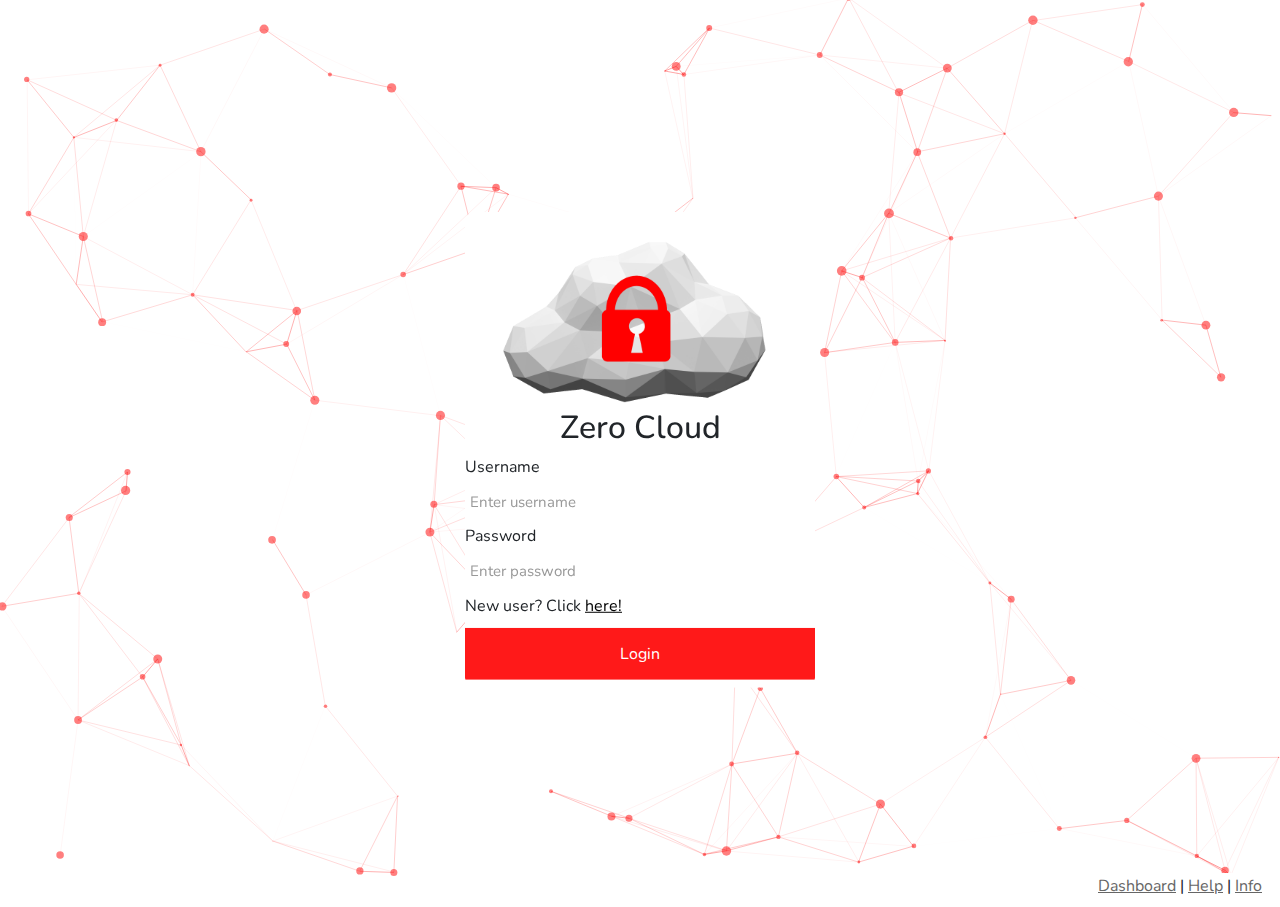
<file: index.html>
<!DOCTYPE html>
<html lang="en">
<head>
	<title>Zero Cloud</title>
	<meta charset="UTF-8">
	<meta name="viewport" content="width=device-width, initial-scale=1">
<!--===============================================================================================-->	
	<link rel="icon" type="image/png" href="images/icons/favicon.ico"/>
<!--===============================================================================================-->
	<link rel="stylesheet" type="text/css" href="css/util.css">
	<link rel="stylesheet" type="text/css" href="css/main.css">
	<link rel="stylesheet" type="text/css" href="css/bootstrap.css">
	<link rel="stylesheet" type="text/css" href="css/styles.css">
	<link href="https://fonts.googleapis.com/css?family=Nunito&display=swap" rel="stylesheet">
<!--===============================================================================================-->
	<script src="js/jquery-3.2.1.min.js"></script>
	<script src="js/somejs.js"></script>
	<script src="js/bootstrap.js"></script>

</head>
<body>
	
	<!-- <div class="limiter"> -->
	<div id="particles-js">
		<div class="wrap-login100">
			<img src="images/zc_logo.png" class="image-fit">
			<h2 class="login-header">Zero Cloud</h2>
			<form class="validate-form">
				<div class="validate-input" data-validate="Username is required">
					<span >Username</span>
					<input class="input100" type="text" name="username" placeholder="Enter username">
					<span ></span>
				</div>

				<div class="validate-input " data-validate = "Password is required">
					<span >Password</span>
					<input class="input100" type="password" name="pass" placeholder="Enter password">
					<span ></span>
				</div>

				<div>
					<div>
						New user? Click 
						<a class="login-link" data-toggle="modal" href="#myModal">
							here!
						</a>
					</div>
				</div>

				<div>
					<button >
						Login
					</button>
				</div>
			</form>
		</div>
	</div>

	<div class="modal fade" id="myModal" role="dialog">
		<div class=modal-dialog>
			<!-- Modal content-->
			<div class="modal-content">
				<div class="modal-header">
					<h4 class="modal-title">New Account Creation</h4>
				</div>
				<div class="modal-body">
					<div class="container">
						<div>
							<label for="email">Username</label>
						</div>
						<div>
							<input type="text" name="username" required placeholder="Enter Username" class="modal-input-box">
						</div>
				
						<div>
							<label for="psw">Password</label>
						</div>
						<div>
							<input type="password" name="psw" required placeholder="Enter Password" class="modal-input-box">
						</div>
				
						<div>
							<label for="psw-repeat">Confirm Password</label>
						</div>
						<div>
							<input type="password" name="psw-repeat" required placeholder="Enter Password Again" class="modal-input-box">
						</div>
		
						<div>
							<button type="submit">Submit</button>
						</div>
					</div>
				</div>
				<div class="modal-footer">
					<button type="button" class="btn btn-default" data-dismiss="modal">Close</button>
				</div>
			</div>
		</div>	
	</div>

	<div class="index-footer">
		<a href="dashboard.html">Dashboard</a> |
		<a href="FILL-IN-LATER">Help</a> | 
		<a href="FILL-IN-LATER">Info</a>
	</div>

<!--===============================================================================================-->
<script src="js/main.js"></script>
<script type="text/javascript" src="js/particles.js"></script>
<script type="text/javascript" src="js/app.js"></script>


</body>
</html>
</file>
<file: css/util.css>
/*[ FONT SIZE ]
///////////////////////////////////////////////////////////
*/
.fs-1 {font-size: 1px;}
.fs-2 {font-size: 2px;}
.fs-3 {font-size: 3px;}
.fs-4 {font-size: 4px;}
.fs-5 {font-size: 5px;}
.fs-6 {font-size: 6px;}
.fs-7 {font-size: 7px;}
.fs-8 {font-size: 8px;}
.fs-9 {font-size: 9px;}
.fs-10 {font-size: 10px;}
.fs-11 {font-size: 11px;}
.fs-12 {font-size: 12px;}
.fs-13 {font-size: 13px;}
.fs-14 {font-size: 14px;}
.fs-15 {font-size: 15px;}
.fs-16 {font-size: 16px;}
.fs-17 {font-size: 17px;}
.fs-18 {font-size: 18px;}
.fs-19 {font-size: 19px;}
.fs-20 {font-size: 20px;}
.fs-21 {font-size: 21px;}
.fs-22 {font-size: 22px;}
.fs-23 {font-size: 23px;}
.fs-24 {font-size: 24px;}
.fs-25 {font-size: 25px;}
.fs-26 {font-size: 26px;}
.fs-27 {font-size: 27px;}
.fs-28 {font-size: 28px;}
.fs-29 {font-size: 29px;}
.fs-30 {font-size: 30px;}
.fs-31 {font-size: 31px;}
.fs-32 {font-size: 32px;}
.fs-33 {font-size: 33px;}
.fs-34 {font-size: 34px;}
.fs-35 {font-size: 35px;}
.fs-36 {font-size: 36px;}
.fs-37 {font-size: 37px;}
.fs-38 {font-size: 38px;}
.fs-39 {font-size: 39px;}
.fs-40 {font-size: 40px;}
.fs-41 {font-size: 41px;}
.fs-42 {font-size: 42px;}
.fs-43 {font-size: 43px;}
.fs-44 {font-size: 44px;}
.fs-45 {font-size: 45px;}
.fs-46 {font-size: 46px;}
.fs-47 {font-size: 47px;}
.fs-48 {font-size: 48px;}
.fs-49 {font-size: 49px;}
.fs-50 {font-size: 50px;}
.fs-51 {font-size: 51px;}
.fs-52 {font-size: 52px;}
.fs-53 {font-size: 53px;}
.fs-54 {font-size: 54px;}
.fs-55 {font-size: 55px;}
.fs-56 {font-size: 56px;}
.fs-57 {font-size: 57px;}
.fs-58 {font-size: 58px;}
.fs-59 {font-size: 59px;}
.fs-60 {font-size: 60px;}
.fs-61 {font-size: 61px;}
.fs-62 {font-size: 62px;}
.fs-63 {font-size: 63px;}
.fs-64 {font-size: 64px;}
.fs-65 {font-size: 65px;}
.fs-66 {font-size: 66px;}
.fs-67 {font-size: 67px;}
.fs-68 {font-size: 68px;}
.fs-69 {font-size: 69px;}
.fs-70 {font-size: 70px;}
.fs-71 {font-size: 71px;}
.fs-72 {font-size: 72px;}
.fs-73 {font-size: 73px;}
.fs-74 {font-size: 74px;}
.fs-75 {font-size: 75px;}
.fs-76 {font-size: 76px;}
.fs-77 {font-size: 77px;}
.fs-78 {font-size: 78px;}
.fs-79 {font-size: 79px;}
.fs-80 {font-size: 80px;}
.fs-81 {font-size: 81px;}
.fs-82 {font-size: 82px;}
.fs-83 {font-size: 83px;}
.fs-84 {font-size: 84px;}
.fs-85 {font-size: 85px;}
.fs-86 {font-size: 86px;}
.fs-87 {font-size: 87px;}
.fs-88 {font-size: 88px;}
.fs-89 {font-size: 89px;}
.fs-90 {font-size: 90px;}
.fs-91 {font-size: 91px;}
.fs-92 {font-size: 92px;}
.fs-93 {font-size: 93px;}
.fs-94 {font-size: 94px;}
.fs-95 {font-size: 95px;}
.fs-96 {font-size: 96px;}
.fs-97 {font-size: 97px;}
.fs-98 {font-size: 98px;}
.fs-99 {font-size: 99px;}
.fs-100 {font-size: 100px;}
.fs-101 {font-size: 101px;}
.fs-102 {font-size: 102px;}
.fs-103 {font-size: 103px;}
.fs-104 {font-size: 104px;}
.fs-105 {font-size: 105px;}
.fs-106 {font-size: 106px;}
.fs-107 {font-size: 107px;}
.fs-108 {font-size: 108px;}
.fs-109 {font-size: 109px;}
.fs-110 {font-size: 110px;}
.fs-111 {font-size: 111px;}
.fs-112 {font-size: 112px;}
.fs-113 {font-size: 113px;}
.fs-114 {font-size: 114px;}
.fs-115 {font-size: 115px;}
.fs-116 {font-size: 116px;}
.fs-117 {font-size: 117px;}
.fs-118 {font-size: 118px;}
.fs-119 {font-size: 119px;}
.fs-120 {font-size: 120px;}
.fs-121 {font-size: 121px;}
.fs-122 {font-size: 122px;}
.fs-123 {font-size: 123px;}
.fs-124 {font-size: 124px;}
.fs-125 {font-size: 125px;}
.fs-126 {font-size: 126px;}
.fs-127 {font-size: 127px;}
.fs-128 {font-size: 128px;}
.fs-129 {font-size: 129px;}
.fs-130 {font-size: 130px;}
.fs-131 {font-size: 131px;}
.fs-132 {font-size: 132px;}
.fs-133 {font-size: 133px;}
.fs-134 {font-size: 134px;}
.fs-135 {font-size: 135px;}
.fs-136 {font-size: 136px;}
.fs-137 {font-size: 137px;}
.fs-138 {font-size: 138px;}
.fs-139 {font-size: 139px;}
.fs-140 {font-size: 140px;}
.fs-141 {font-size: 141px;}
.fs-142 {font-size: 142px;}
.fs-143 {font-size: 143px;}
.fs-144 {font-size: 144px;}
.fs-145 {font-size: 145px;}
.fs-146 {font-size: 146px;}
.fs-147 {font-size: 147px;}
.fs-148 {font-size: 148px;}
.fs-149 {font-size: 149px;}
.fs-150 {font-size: 150px;}
.fs-151 {font-size: 151px;}
.fs-152 {font-size: 152px;}
.fs-153 {font-size: 153px;}
.fs-154 {font-size: 154px;}
.fs-155 {font-size: 155px;}
.fs-156 {font-size: 156px;}
.fs-157 {font-size: 157px;}
.fs-158 {font-size: 158px;}
.fs-159 {font-size: 159px;}
.fs-160 {font-size: 160px;}
.fs-161 {font-size: 161px;}
.fs-162 {font-size: 162px;}
.fs-163 {font-size: 163px;}
.fs-164 {font-size: 164px;}
.fs-165 {font-size: 165px;}
.fs-166 {font-size: 166px;}
.fs-167 {font-size: 167px;}
.fs-168 {font-size: 168px;}
.fs-169 {font-size: 169px;}
.fs-170 {font-size: 170px;}
.fs-171 {font-size: 171px;}
.fs-172 {font-size: 172px;}
.fs-173 {font-size: 173px;}
.fs-174 {font-size: 174px;}
.fs-175 {font-size: 175px;}
.fs-176 {font-size: 176px;}
.fs-177 {font-size: 177px;}
.fs-178 {font-size: 178px;}
.fs-179 {font-size: 179px;}
.fs-180 {font-size: 180px;}
.fs-181 {font-size: 181px;}
.fs-182 {font-size: 182px;}
.fs-183 {font-size: 183px;}
.fs-184 {font-size: 184px;}
.fs-185 {font-size: 185px;}
.fs-186 {font-size: 186px;}
.fs-187 {font-size: 187px;}
.fs-188 {font-size: 188px;}
.fs-189 {font-size: 189px;}
.fs-190 {font-size: 190px;}
.fs-191 {font-size: 191px;}
.fs-192 {font-size: 192px;}
.fs-193 {font-size: 193px;}
.fs-194 {font-size: 194px;}
.fs-195 {font-size: 195px;}
.fs-196 {font-size: 196px;}
.fs-197 {font-size: 197px;}
.fs-198 {font-size: 198px;}
.fs-199 {font-size: 199px;}
.fs-200 {font-size: 200px;}

/*[ PADDING ]
///////////////////////////////////////////////////////////
*/
.p-t-0 {padding-top: 0px;}
.p-t-1 {padding-top: 1px;}
.p-t-2 {padding-top: 2px;}
.p-t-3 {padding-top: 3px;}
.p-t-4 {padding-top: 4px;}
.p-t-5 {padding-top: 5px;}
.p-t-6 {padding-top: 6px;}
.p-t-7 {padding-top: 7px;}
.p-t-8 {padding-top: 8px;}
.p-t-9 {padding-top: 9px;}
.p-t-10 {padding-top: 10px;}
.p-t-11 {padding-top: 11px;}
.p-t-12 {padding-top: 12px;}
.p-t-13 {padding-top: 13px;}
.p-t-14 {padding-top: 14px;}
.p-t-15 {padding-top: 15px;}
.p-t-16 {padding-top: 16px;}
.p-t-17 {padding-top: 17px;}
.p-t-18 {padding-top: 18px;}
.p-t-19 {padding-top: 19px;}
.p-t-20 {padding-top: 20px;}
.p-t-21 {padding-top: 21px;}
.p-t-22 {padding-top: 22px;}
.p-t-23 {padding-top: 23px;}
.p-t-24 {padding-top: 24px;}
.p-t-25 {padding-top: 25px;}
.p-t-26 {padding-top: 26px;}
.p-t-27 {padding-top: 27px;}
.p-t-28 {padding-top: 28px;}
.p-t-29 {padding-top: 29px;}
.p-t-30 {padding-top: 30px;}
.p-t-31 {padding-top: 31px;}
.p-t-32 {padding-top: 32px;}
.p-t-33 {padding-top: 33px;}
.p-t-34 {padding-top: 34px;}
.p-t-35 {padding-top: 35px;}
.p-t-36 {padding-top: 36px;}
.p-t-37 {padding-top: 37px;}
.p-t-38 {padding-top: 38px;}
.p-t-39 {padding-top: 39px;}
.p-t-40 {padding-top: 40px;}
.p-t-41 {padding-top: 41px;}
.p-t-42 {padding-top: 42px;}
.p-t-43 {padding-top: 43px;}
.p-t-44 {padding-top: 44px;}
.p-t-45 {padding-top: 45px;}
.p-t-46 {padding-top: 46px;}
.p-t-47 {padding-top: 47px;}
.p-t-48 {padding-top: 48px;}
.p-t-49 {padding-top: 49px;}
.p-t-50 {padding-top: 50px;}
.p-t-51 {padding-top: 51px;}
.p-t-52 {padding-top: 52px;}
.p-t-53 {padding-top: 53px;}
.p-t-54 {padding-top: 54px;}
.p-t-55 {padding-top: 55px;}
.p-t-56 {padding-top: 56px;}
.p-t-57 {padding-top: 57px;}
.p-t-58 {padding-top: 58px;}
.p-t-59 {padding-top: 59px;}
.p-t-60 {padding-top: 60px;}
.p-t-61 {padding-top: 61px;}
.p-t-62 {padding-top: 62px;}
.p-t-63 {padding-top: 63px;}
.p-t-64 {padding-top: 64px;}
.p-t-65 {padding-top: 65px;}
.p-t-66 {padding-top: 66px;}
.p-t-67 {padding-top: 67px;}
.p-t-68 {padding-top: 68px;}
.p-t-69 {padding-top: 69px;}
.p-t-70 {padding-top: 70px;}
.p-t-71 {padding-top: 71px;}
.p-t-72 {padding-top: 72px;}
.p-t-73 {padding-top: 73px;}
.p-t-74 {padding-top: 74px;}
.p-t-75 {padding-top: 75px;}
.p-t-76 {padding-top: 76px;}
.p-t-77 {padding-top: 77px;}
.p-t-78 {padding-top: 78px;}
.p-t-79 {padding-top: 79px;}
.p-t-80 {padding-top: 80px;}
.p-t-81 {padding-top: 81px;}
.p-t-82 {padding-top: 82px;}
.p-t-83 {padding-top: 83px;}
.p-t-84 {padding-top: 84px;}
.p-t-85 {padding-top: 85px;}
.p-t-86 {padding-top: 86px;}
.p-t-87 {padding-top: 87px;}
.p-t-88 {padding-top: 88px;}
.p-t-89 {padding-top: 89px;}
.p-t-90 {padding-top: 90px;}
.p-t-91 {padding-top: 91px;}
.p-t-92 {padding-top: 92px;}
.p-t-93 {padding-top: 93px;}
.p-t-94 {padding-top: 94px;}
.p-t-95 {padding-top: 95px;}
.p-t-96 {padding-top: 96px;}
.p-t-97 {padding-top: 97px;}
.p-t-98 {padding-top: 98px;}
.p-t-99 {padding-top: 99px;}
.p-t-100 {padding-top: 100px;}
.p-t-101 {padding-top: 101px;}
.p-t-102 {padding-top: 102px;}
.p-t-103 {padding-top: 103px;}
.p-t-104 {padding-top: 104px;}
.p-t-105 {padding-top: 105px;}
.p-t-106 {padding-top: 106px;}
.p-t-107 {padding-top: 107px;}
.p-t-108 {padding-top: 108px;}
.p-t-109 {padding-top: 109px;}
.p-t-110 {padding-top: 110px;}
.p-t-111 {padding-top: 111px;}
.p-t-112 {padding-top: 112px;}
.p-t-113 {padding-top: 113px;}
.p-t-114 {padding-top: 114px;}
.p-t-115 {padding-top: 115px;}
.p-t-116 {padding-top: 116px;}
.p-t-117 {padding-top: 117px;}
.p-t-118 {padding-top: 118px;}
.p-t-119 {padding-top: 119px;}
.p-t-120 {padding-top: 120px;}
.p-t-121 {padding-top: 121px;}
.p-t-122 {padding-top: 122px;}
.p-t-123 {padding-top: 123px;}
.p-t-124 {padding-top: 124px;}
.p-t-125 {padding-top: 125px;}
.p-t-126 {padding-top: 126px;}
.p-t-127 {padding-top: 127px;}
.p-t-128 {padding-top: 128px;}
.p-t-129 {padding-top: 129px;}
.p-t-130 {padding-top: 130px;}
.p-t-131 {padding-top: 131px;}
.p-t-132 {padding-top: 132px;}
.p-t-133 {padding-top: 133px;}
.p-t-134 {padding-top: 134px;}
.p-t-135 {padding-top: 135px;}
.p-t-136 {padding-top: 136px;}
.p-t-137 {padding-top: 137px;}
.p-t-138 {padding-top: 138px;}
.p-t-139 {padding-top: 139px;}
.p-t-140 {padding-top: 140px;}
.p-t-141 {padding-top: 141px;}
.p-t-142 {padding-top: 142px;}
.p-t-143 {padding-top: 143px;}
.p-t-144 {padding-top: 144px;}
.p-t-145 {padding-top: 145px;}
.p-t-146 {padding-top: 146px;}
.p-t-147 {padding-top: 147px;}
.p-t-148 {padding-top: 148px;}
.p-t-149 {padding-top: 149px;}
.p-t-150 {padding-top: 150px;}
.p-t-151 {padding-top: 151px;}
.p-t-152 {padding-top: 152px;}
.p-t-153 {padding-top: 153px;}
.p-t-154 {padding-top: 154px;}
.p-t-155 {padding-top: 155px;}
.p-t-156 {padding-top: 156px;}
.p-t-157 {padding-top: 157px;}
.p-t-158 {padding-top: 158px;}
.p-t-159 {padding-top: 159px;}
.p-t-160 {padding-top: 160px;}
.p-t-161 {padding-top: 161px;}
.p-t-162 {padding-top: 162px;}
.p-t-163 {padding-top: 163px;}
.p-t-164 {padding-top: 164px;}
.p-t-165 {padding-top: 165px;}
.p-t-166 {padding-top: 166px;}
.p-t-167 {padding-top: 167px;}
.p-t-168 {padding-top: 168px;}
.p-t-169 {padding-top: 169px;}
.p-t-170 {padding-top: 170px;}
.p-t-171 {padding-top: 171px;}
.p-t-172 {padding-top: 172px;}
.p-t-173 {padding-top: 173px;}
.p-t-174 {padding-top: 174px;}
.p-t-175 {padding-top: 175px;}
.p-t-176 {padding-top: 176px;}
.p-t-177 {padding-top: 177px;}
.p-t-178 {padding-top: 178px;}
.p-t-179 {padding-top: 179px;}
.p-t-180 {padding-top: 180px;}
.p-t-181 {padding-top: 181px;}
.p-t-182 {padding-top: 182px;}
.p-t-183 {padding-top: 183px;}
.p-t-184 {padding-top: 184px;}
.p-t-185 {padding-top: 185px;}
.p-t-186 {padding-top: 186px;}
.p-t-187 {padding-top: 187px;}
.p-t-188 {padding-top: 188px;}
.p-t-189 {padding-top: 189px;}
.p-t-190 {padding-top: 190px;}
.p-t-191 {padding-top: 191px;}
.p-t-192 {padding-top: 192px;}
.p-t-193 {padding-top: 193px;}
.p-t-194 {padding-top: 194px;}
.p-t-195 {padding-top: 195px;}
.p-t-196 {padding-top: 196px;}
.p-t-197 {padding-top: 197px;}
.p-t-198 {padding-top: 198px;}
.p-t-199 {padding-top: 199px;}
.p-t-200 {padding-top: 200px;}
.p-t-201 {padding-top: 201px;}
.p-t-202 {padding-top: 202px;}
.p-t-203 {padding-top: 203px;}
.p-t-204 {padding-top: 204px;}
.p-t-205 {padding-top: 205px;}
.p-t-206 {padding-top: 206px;}
.p-t-207 {padding-top: 207px;}
.p-t-208 {padding-top: 208px;}
.p-t-209 {padding-top: 209px;}
.p-t-210 {padding-top: 210px;}
.p-t-211 {padding-top: 211px;}
.p-t-212 {padding-top: 212px;}
.p-t-213 {padding-top: 213px;}
.p-t-214 {padding-top: 214px;}
.p-t-215 {padding-top: 215px;}
.p-t-216 {padding-top: 216px;}
.p-t-217 {padding-top: 217px;}
.p-t-218 {padding-top: 218px;}
.p-t-219 {padding-top: 219px;}
.p-t-220 {padding-top: 220px;}
.p-t-221 {padding-top: 221px;}
.p-t-222 {padding-top: 222px;}
.p-t-223 {padding-top: 223px;}
.p-t-224 {padding-top: 224px;}
.p-t-225 {padding-top: 225px;}
.p-t-226 {padding-top: 226px;}
.p-t-227 {padding-top: 227px;}
.p-t-228 {padding-top: 228px;}
.p-t-229 {padding-top: 229px;}
.p-t-230 {padding-top: 230px;}
.p-t-231 {padding-top: 231px;}
.p-t-232 {padding-top: 232px;}
.p-t-233 {padding-top: 233px;}
.p-t-234 {padding-top: 234px;}
.p-t-235 {padding-top: 235px;}
.p-t-236 {padding-top: 236px;}
.p-t-237 {padding-top: 237px;}
.p-t-238 {padding-top: 238px;}
.p-t-239 {padding-top: 239px;}
.p-t-240 {padding-top: 240px;}
.p-t-241 {padding-top: 241px;}
.p-t-242 {padding-top: 242px;}
.p-t-243 {padding-top: 243px;}
.p-t-244 {padding-top: 244px;}
.p-t-245 {padding-top: 245px;}
.p-t-246 {padding-top: 246px;}
.p-t-247 {padding-top: 247px;}
.p-t-248 {padding-top: 248px;}
.p-t-249 {padding-top: 249px;}
.p-t-250 {padding-top: 250px;}
.p-b-0 {padding-bottom: 0px;}
.p-b-1 {padding-bottom: 1px;}
.p-b-2 {padding-bottom: 2px;}
.p-b-3 {padding-bottom: 3px;}
.p-b-4 {padding-bottom: 4px;}
.p-b-5 {padding-bottom: 5px;}
.p-b-6 {padding-bottom: 6px;}
.p-b-7 {padding-bottom: 7px;}
.p-b-8 {padding-bottom: 8px;}
.p-b-9 {padding-bottom: 9px;}
.p-b-10 {padding-bottom: 10px;}
.p-b-11 {padding-bottom: 11px;}
.p-b-12 {padding-bottom: 12px;}
.p-b-13 {padding-bottom: 13px;}
.p-b-14 {padding-bottom: 14px;}
.p-b-15 {padding-bottom: 15px;}
.p-b-16 {padding-bottom: 16px;}
.p-b-17 {padding-bottom: 17px;}
.p-b-18 {padding-bottom: 18px;}
.p-b-19 {padding-bottom: 19px;}
.p-b-20 {padding-bottom: 20px;}
.p-b-21 {padding-bottom: 21px;}
.p-b-22 {padding-bottom: 22px;}
.p-b-23 {padding-bottom: 23px;}
.p-b-24 {padding-bottom: 24px;}
.p-b-25 {padding-bottom: 25px;}
.p-b-26 {padding-bottom: 26px;}
.p-b-27 {padding-bottom: 27px;}
.p-b-28 {padding-bottom: 28px;}
.p-b-29 {padding-bottom: 29px;}
.p-b-30 {padding-bottom: 30px;}
.p-b-31 {padding-bottom: 31px;}
.p-b-32 {padding-bottom: 32px;}
.p-b-33 {padding-bottom: 33px;}
.p-b-34 {padding-bottom: 34px;}
.p-b-35 {padding-bottom: 35px;}
.p-b-36 {padding-bottom: 36px;}
.p-b-37 {padding-bottom: 37px;}
.p-b-38 {padding-bottom: 38px;}
.p-b-39 {padding-bottom: 39px;}
.p-b-40 {padding-bottom: 40px;}
.p-b-41 {padding-bottom: 41px;}
.p-b-42 {padding-bottom: 42px;}
.p-b-43 {padding-bottom: 43px;}
.p-b-44 {padding-bottom: 44px;}
.p-b-45 {padding-bottom: 45px;}
.p-b-46 {padding-bottom: 46px;}
.p-b-47 {padding-bottom: 47px;}
.p-b-48 {padding-bottom: 48px;}
.p-b-49 {padding-bottom: 49px;}
.p-b-50 {padding-bottom: 50px;}
.p-b-51 {padding-bottom: 51px;}
.p-b-52 {padding-bottom: 52px;}
.p-b-53 {padding-bottom: 53px;}
.p-b-54 {padding-bottom: 54px;}
.p-b-55 {padding-bottom: 55px;}
.p-b-56 {padding-bottom: 56px;}
.p-b-57 {padding-bottom: 57px;}
.p-b-58 {padding-bottom: 58px;}
.p-b-59 {padding-bottom: 59px;}
.p-b-60 {padding-bottom: 60px;}
.p-b-61 {padding-bottom: 61px;}
.p-b-62 {padding-bottom: 62px;}
.p-b-63 {padding-bottom: 63px;}
.p-b-64 {padding-bottom: 64px;}
.p-b-65 {padding-bottom: 65px;}
.p-b-66 {padding-bottom: 66px;}
.p-b-67 {padding-bottom: 67px;}
.p-b-68 {padding-bottom: 68px;}
.p-b-69 {padding-bottom: 69px;}
.p-b-70 {padding-bottom: 70px;}
.p-b-71 {padding-bottom: 71px;}
.p-b-72 {padding-bottom: 72px;}
.p-b-73 {padding-bottom: 73px;}
.p-b-74 {padding-bottom: 74px;}
.p-b-75 {padding-bottom: 75px;}
.p-b-76 {padding-bottom: 76px;}
.p-b-77 {padding-bottom: 77px;}
.p-b-78 {padding-bottom: 78px;}
.p-b-79 {padding-bottom: 79px;}
.p-b-80 {padding-bottom: 80px;}
.p-b-81 {padding-bottom: 81px;}
.p-b-82 {padding-bottom: 82px;}
.p-b-83 {padding-bottom: 83px;}
.p-b-84 {padding-bottom: 84px;}
.p-b-85 {padding-bottom: 85px;}
.p-b-86 {padding-bottom: 86px;}
.p-b-87 {padding-bottom: 87px;}
.p-b-88 {padding-bottom: 88px;}
.p-b-89 {padding-bottom: 89px;}
.p-b-90 {padding-bottom: 90px;}
.p-b-91 {padding-bottom: 91px;}
.p-b-92 {padding-bottom: 92px;}
.p-b-93 {padding-bottom: 93px;}
.p-b-94 {padding-bottom: 94px;}
.p-b-95 {padding-bottom: 95px;}
.p-b-96 {padding-bottom: 96px;}
.p-b-97 {padding-bottom: 97px;}
.p-b-98 {padding-bottom: 98px;}
.p-b-99 {padding-bottom: 99px;}
.p-b-100 {padding-bottom: 100px;}
.p-b-101 {padding-bottom: 101px;}
.p-b-102 {padding-bottom: 102px;}
.p-b-103 {padding-bottom: 103px;}
.p-b-104 {padding-bottom: 104px;}
.p-b-105 {padding-bottom: 105px;}
.p-b-106 {padding-bottom: 106px;}
.p-b-107 {padding-bottom: 107px;}
.p-b-108 {padding-bottom: 108px;}
.p-b-109 {padding-bottom: 109px;}
.p-b-110 {padding-bottom: 110px;}
.p-b-111 {padding-bottom: 111px;}
.p-b-112 {padding-bottom: 112px;}
.p-b-113 {padding-bottom: 113px;}
.p-b-114 {padding-bottom: 114px;}
.p-b-115 {padding-bottom: 115px;}
.p-b-116 {padding-bottom: 116px;}
.p-b-117 {padding-bottom: 117px;}
.p-b-118 {padding-bottom: 118px;}
.p-b-119 {padding-bottom: 119px;}
.p-b-120 {padding-bottom: 120px;}
.p-b-121 {padding-bottom: 121px;}
.p-b-122 {padding-bottom: 122px;}
.p-b-123 {padding-bottom: 123px;}
.p-b-124 {padding-bottom: 124px;}
.p-b-125 {padding-bottom: 125px;}
.p-b-126 {padding-bottom: 126px;}
.p-b-127 {padding-bottom: 127px;}
.p-b-128 {padding-bottom: 128px;}
.p-b-129 {padding-bottom: 129px;}
.p-b-130 {padding-bottom: 130px;}
.p-b-131 {padding-bottom: 131px;}
.p-b-132 {padding-bottom: 132px;}
.p-b-133 {padding-bottom: 133px;}
.p-b-134 {padding-bottom: 134px;}
.p-b-135 {padding-bottom: 135px;}
.p-b-136 {padding-bottom: 136px;}
.p-b-137 {padding-bottom: 137px;}
.p-b-138 {padding-bottom: 138px;}
.p-b-139 {padding-bottom: 139px;}
.p-b-140 {padding-bottom: 140px;}
.p-b-141 {padding-bottom: 141px;}
.p-b-142 {padding-bottom: 142px;}
.p-b-143 {padding-bottom: 143px;}
.p-b-144 {padding-bottom: 144px;}
.p-b-145 {padding-bottom: 145px;}
.p-b-146 {padding-bottom: 146px;}
.p-b-147 {padding-bottom: 147px;}
.p-b-148 {padding-bottom: 148px;}
.p-b-149 {padding-bottom: 149px;}
.p-b-150 {padding-bottom: 150px;}
.p-b-151 {padding-bottom: 151px;}
.p-b-152 {padding-bottom: 152px;}
.p-b-153 {padding-bottom: 153px;}
.p-b-154 {padding-bottom: 154px;}
.p-b-155 {padding-bottom: 155px;}
.p-b-156 {padding-bottom: 156px;}
.p-b-157 {padding-bottom: 157px;}
.p-b-158 {padding-bottom: 158px;}
.p-b-159 {padding-bottom: 159px;}
.p-b-160 {padding-bottom: 160px;}
.p-b-161 {padding-bottom: 161px;}
.p-b-162 {padding-bottom: 162px;}
.p-b-163 {padding-bottom: 163px;}
.p-b-164 {padding-bottom: 164px;}
.p-b-165 {padding-bottom: 165px;}
.p-b-166 {padding-bottom: 166px;}
.p-b-167 {padding-bottom: 167px;}
.p-b-168 {padding-bottom: 168px;}
.p-b-169 {padding-bottom: 169px;}
.p-b-170 {padding-bottom: 170px;}
.p-b-171 {padding-bottom: 171px;}
.p-b-172 {padding-bottom: 172px;}
.p-b-173 {padding-bottom: 173px;}
.p-b-174 {padding-bottom: 174px;}
.p-b-175 {padding-bottom: 175px;}
.p-b-176 {padding-bottom: 176px;}
.p-b-177 {padding-bottom: 177px;}
.p-b-178 {padding-bottom: 178px;}
.p-b-179 {padding-bottom: 179px;}
.p-b-180 {padding-bottom: 180px;}
.p-b-181 {padding-bottom: 181px;}
.p-b-182 {padding-bottom: 182px;}
.p-b-183 {padding-bottom: 183px;}
.p-b-184 {padding-bottom: 184px;}
.p-b-185 {padding-bottom: 185px;}
.p-b-186 {padding-bottom: 186px;}
.p-b-187 {padding-bottom: 187px;}
.p-b-188 {padding-bottom: 188px;}
.p-b-189 {padding-bottom: 189px;}
.p-b-190 {padding-bottom: 190px;}
.p-b-191 {padding-bottom: 191px;}
.p-b-192 {padding-bottom: 192px;}
.p-b-193 {padding-bottom: 193px;}
.p-b-194 {padding-bottom: 194px;}
.p-b-195 {padding-bottom: 195px;}
.p-b-196 {padding-bottom: 196px;}
.p-b-197 {padding-bottom: 197px;}
.p-b-198 {padding-bottom: 198px;}
.p-b-199 {padding-bottom: 199px;}
.p-b-200 {padding-bottom: 200px;}
.p-b-201 {padding-bottom: 201px;}
.p-b-202 {padding-bottom: 202px;}
.p-b-203 {padding-bottom: 203px;}
.p-b-204 {padding-bottom: 204px;}
.p-b-205 {padding-bottom: 205px;}
.p-b-206 {padding-bottom: 206px;}
.p-b-207 {padding-bottom: 207px;}
.p-b-208 {padding-bottom: 208px;}
.p-b-209 {padding-bottom: 209px;}
.p-b-210 {padding-bottom: 210px;}
.p-b-211 {padding-bottom: 211px;}
.p-b-212 {padding-bottom: 212px;}
.p-b-213 {padding-bottom: 213px;}
.p-b-214 {padding-bottom: 214px;}
.p-b-215 {padding-bottom: 215px;}
.p-b-216 {padding-bottom: 216px;}
.p-b-217 {padding-bottom: 217px;}
.p-b-218 {padding-bottom: 218px;}
.p-b-219 {padding-bottom: 219px;}
.p-b-220 {padding-bottom: 220px;}
.p-b-221 {padding-bottom: 221px;}
.p-b-222 {padding-bottom: 222px;}
.p-b-223 {padding-bottom: 223px;}
.p-b-224 {padding-bottom: 224px;}
.p-b-225 {padding-bottom: 225px;}
.p-b-226 {padding-bottom: 226px;}
.p-b-227 {padding-bottom: 227px;}
.p-b-228 {padding-bottom: 228px;}
.p-b-229 {padding-bottom: 229px;}
.p-b-230 {padding-bottom: 230px;}
.p-b-231 {padding-bottom: 231px;}
.p-b-232 {padding-bottom: 232px;}
.p-b-233 {padding-bottom: 233px;}
.p-b-234 {padding-bottom: 234px;}
.p-b-235 {padding-bottom: 235px;}
.p-b-236 {padding-bottom: 236px;}
.p-b-237 {padding-bottom: 237px;}
.p-b-238 {padding-bottom: 238px;}
.p-b-239 {padding-bottom: 239px;}
.p-b-240 {padding-bottom: 240px;}
.p-b-241 {padding-bottom: 241px;}
.p-b-242 {padding-bottom: 242px;}
.p-b-243 {padding-bottom: 243px;}
.p-b-244 {padding-bottom: 244px;}
.p-b-245 {padding-bottom: 245px;}
.p-b-246 {padding-bottom: 246px;}
.p-b-247 {padding-bottom: 247px;}
.p-b-248 {padding-bottom: 248px;}
.p-b-249 {padding-bottom: 249px;}
.p-b-250 {padding-bottom: 250px;}
.p-l-0 {padding-left: 0px;}
.p-l-1 {padding-left: 1px;}
.p-l-2 {padding-left: 2px;}
.p-l-3 {padding-left: 3px;}
.p-l-4 {padding-left: 4px;}
.p-l-5 {padding-left: 5px;}
.p-l-6 {padding-left: 6px;}
.p-l-7 {padding-left: 7px;}
.p-l-8 {padding-left: 8px;}
.p-l-9 {padding-left: 9px;}
.p-l-10 {padding-left: 10px;}
.p-l-11 {padding-left: 11px;}
.p-l-12 {padding-left: 12px;}
.p-l-13 {padding-left: 13px;}
.p-l-14 {padding-left: 14px;}
.p-l-15 {padding-left: 15px;}
.p-l-16 {padding-left: 16px;}
.p-l-17 {padding-left: 17px;}
.p-l-18 {padding-left: 18px;}
.p-l-19 {padding-left: 19px;}
.p-l-20 {padding-left: 20px;}
.p-l-21 {padding-left: 21px;}
.p-l-22 {padding-left: 22px;}
.p-l-23 {padding-left: 23px;}
.p-l-24 {padding-left: 24px;}
.p-l-25 {padding-left: 25px;}
.p-l-26 {padding-left: 26px;}
.p-l-27 {padding-left: 27px;}
.p-l-28 {padding-left: 28px;}
.p-l-29 {padding-left: 29px;}
.p-l-30 {padding-left: 30px;}
.p-l-31 {padding-left: 31px;}
.p-l-32 {padding-left: 32px;}
.p-l-33 {padding-left: 33px;}
.p-l-34 {padding-left: 34px;}
.p-l-35 {padding-left: 35px;}
.p-l-36 {padding-left: 36px;}
.p-l-37 {padding-left: 37px;}
.p-l-38 {padding-left: 38px;}
.p-l-39 {padding-left: 39px;}
.p-l-40 {padding-left: 40px;}
.p-l-41 {padding-left: 41px;}
.p-l-42 {padding-left: 42px;}
.p-l-43 {padding-left: 43px;}
.p-l-44 {padding-left: 44px;}
.p-l-45 {padding-left: 45px;}
.p-l-46 {padding-left: 46px;}
.p-l-47 {padding-left: 47px;}
.p-l-48 {padding-left: 48px;}
.p-l-49 {padding-left: 49px;}
.p-l-50 {padding-left: 50px;}
.p-l-51 {padding-left: 51px;}
.p-l-52 {padding-left: 52px;}
.p-l-53 {padding-left: 53px;}
.p-l-54 {padding-left: 54px;}
.p-l-55 {padding-left: 55px;}
.p-l-56 {padding-left: 56px;}
.p-l-57 {padding-left: 57px;}
.p-l-58 {padding-left: 58px;}
.p-l-59 {padding-left: 59px;}
.p-l-60 {padding-left: 60px;}
.p-l-61 {padding-left: 61px;}
.p-l-62 {padding-left: 62px;}
.p-l-63 {padding-left: 63px;}
.p-l-64 {padding-left: 64px;}
.p-l-65 {padding-left: 65px;}
.p-l-66 {padding-left: 66px;}
.p-l-67 {padding-left: 67px;}
.p-l-68 {padding-left: 68px;}
.p-l-69 {padding-left: 69px;}
.p-l-70 {padding-left: 70px;}
.p-l-71 {padding-left: 71px;}
.p-l-72 {padding-left: 72px;}
.p-l-73 {padding-left: 73px;}
.p-l-74 {padding-left: 74px;}
.p-l-75 {padding-left: 75px;}
.p-l-76 {padding-left: 76px;}
.p-l-77 {padding-left: 77px;}
.p-l-78 {padding-left: 78px;}
.p-l-79 {padding-left: 79px;}
.p-l-80 {padding-left: 80px;}
.p-l-81 {padding-left: 81px;}
.p-l-82 {padding-left: 82px;}
.p-l-83 {padding-left: 83px;}
.p-l-84 {padding-left: 84px;}
.p-l-85 {padding-left: 85px;}
.p-l-86 {padding-left: 86px;}
.p-l-87 {padding-left: 87px;}
.p-l-88 {padding-left: 88px;}
.p-l-89 {padding-left: 89px;}
.p-l-90 {padding-left: 90px;}
.p-l-91 {padding-left: 91px;}
.p-l-92 {padding-left: 92px;}
.p-l-93 {padding-left: 93px;}
.p-l-94 {padding-left: 94px;}
.p-l-95 {padding-left: 95px;}
.p-l-96 {padding-left: 96px;}
.p-l-97 {padding-left: 97px;}
.p-l-98 {padding-left: 98px;}
.p-l-99 {padding-left: 99px;}
.p-l-100 {padding-left: 100px;}
.p-l-101 {padding-left: 101px;}
.p-l-102 {padding-left: 102px;}
.p-l-103 {padding-left: 103px;}
.p-l-104 {padding-left: 104px;}
.p-l-105 {padding-left: 105px;}
.p-l-106 {padding-left: 106px;}
.p-l-107 {padding-left: 107px;}
.p-l-108 {padding-left: 108px;}
.p-l-109 {padding-left: 109px;}
.p-l-110 {padding-left: 110px;}
.p-l-111 {padding-left: 111px;}
.p-l-112 {padding-left: 112px;}
.p-l-113 {padding-left: 113px;}
.p-l-114 {padding-left: 114px;}
.p-l-115 {padding-left: 115px;}
.p-l-116 {padding-left: 116px;}
.p-l-117 {padding-left: 117px;}
.p-l-118 {padding-left: 118px;}
.p-l-119 {padding-left: 119px;}
.p-l-120 {padding-left: 120px;}
.p-l-121 {padding-left: 121px;}
.p-l-122 {padding-left: 122px;}
.p-l-123 {padding-left: 123px;}
.p-l-124 {padding-left: 124px;}
.p-l-125 {padding-left: 125px;}
.p-l-126 {padding-left: 126px;}
.p-l-127 {padding-left: 127px;}
.p-l-128 {padding-left: 128px;}
.p-l-129 {padding-left: 129px;}
.p-l-130 {padding-left: 130px;}
.p-l-131 {padding-left: 131px;}
.p-l-132 {padding-left: 132px;}
.p-l-133 {padding-left: 133px;}
.p-l-134 {padding-left: 134px;}
.p-l-135 {padding-left: 135px;}
.p-l-136 {padding-left: 136px;}
.p-l-137 {padding-left: 137px;}
.p-l-138 {padding-left: 138px;}
.p-l-139 {padding-left: 139px;}
.p-l-140 {padding-left: 140px;}
.p-l-141 {padding-left: 141px;}
.p-l-142 {padding-left: 142px;}
.p-l-143 {padding-left: 143px;}
.p-l-144 {padding-left: 144px;}
.p-l-145 {padding-left: 145px;}
.p-l-146 {padding-left: 146px;}
.p-l-147 {padding-left: 147px;}
.p-l-148 {padding-left: 148px;}
.p-l-149 {padding-left: 149px;}
.p-l-150 {padding-left: 150px;}
.p-l-151 {padding-left: 151px;}
.p-l-152 {padding-left: 152px;}
.p-l-153 {padding-left: 153px;}
.p-l-154 {padding-left: 154px;}
.p-l-155 {padding-left: 155px;}
.p-l-156 {padding-left: 156px;}
.p-l-157 {padding-left: 157px;}
.p-l-158 {padding-left: 158px;}
.p-l-159 {padding-left: 159px;}
.p-l-160 {padding-left: 160px;}
.p-l-161 {padding-left: 161px;}
.p-l-162 {padding-left: 162px;}
.p-l-163 {padding-left: 163px;}
.p-l-164 {padding-left: 164px;}
.p-l-165 {padding-left: 165px;}
.p-l-166 {padding-left: 166px;}
.p-l-167 {padding-left: 167px;}
.p-l-168 {padding-left: 168px;}
.p-l-169 {padding-left: 169px;}
.p-l-170 {padding-left: 170px;}
.p-l-171 {padding-left: 171px;}
.p-l-172 {padding-left: 172px;}
.p-l-173 {padding-left: 173px;}
.p-l-174 {padding-left: 174px;}
.p-l-175 {padding-left: 175px;}
.p-l-176 {padding-left: 176px;}
.p-l-177 {padding-left: 177px;}
.p-l-178 {padding-left: 178px;}
.p-l-179 {padding-left: 179px;}
.p-l-180 {padding-left: 180px;}
.p-l-181 {padding-left: 181px;}
.p-l-182 {padding-left: 182px;}
.p-l-183 {padding-left: 183px;}
.p-l-184 {padding-left: 184px;}
.p-l-185 {padding-left: 185px;}
.p-l-186 {padding-left: 186px;}
.p-l-187 {padding-left: 187px;}
.p-l-188 {padding-left: 188px;}
.p-l-189 {padding-left: 189px;}
.p-l-190 {padding-left: 190px;}
.p-l-191 {padding-left: 191px;}
.p-l-192 {padding-left: 192px;}
.p-l-193 {padding-left: 193px;}
.p-l-194 {padding-left: 194px;}
.p-l-195 {padding-left: 195px;}
.p-l-196 {padding-left: 196px;}
.p-l-197 {padding-left: 197px;}
.p-l-198 {padding-left: 198px;}
.p-l-199 {padding-left: 199px;}
.p-l-200 {padding-left: 200px;}
.p-l-201 {padding-left: 201px;}
.p-l-202 {padding-left: 202px;}
.p-l-203 {padding-left: 203px;}
.p-l-204 {padding-left: 204px;}
.p-l-205 {padding-left: 205px;}
.p-l-206 {padding-left: 206px;}
.p-l-207 {padding-left: 207px;}
.p-l-208 {padding-left: 208px;}
.p-l-209 {padding-left: 209px;}
.p-l-210 {padding-left: 210px;}
.p-l-211 {padding-left: 211px;}
.p-l-212 {padding-left: 212px;}
.p-l-213 {padding-left: 213px;}
.p-l-214 {padding-left: 214px;}
.p-l-215 {padding-left: 215px;}
.p-l-216 {padding-left: 216px;}
.p-l-217 {padding-left: 217px;}
.p-l-218 {padding-left: 218px;}
.p-l-219 {padding-left: 219px;}
.p-l-220 {padding-left: 220px;}
.p-l-221 {padding-left: 221px;}
.p-l-222 {padding-left: 222px;}
.p-l-223 {padding-left: 223px;}
.p-l-224 {padding-left: 224px;}
.p-l-225 {padding-left: 225px;}
.p-l-226 {padding-left: 226px;}
.p-l-227 {padding-left: 227px;}
.p-l-228 {padding-left: 228px;}
.p-l-229 {padding-left: 229px;}
.p-l-230 {padding-left: 230px;}
.p-l-231 {padding-left: 231px;}
.p-l-232 {padding-left: 232px;}
.p-l-233 {padding-left: 233px;}
.p-l-234 {padding-left: 234px;}
.p-l-235 {padding-left: 235px;}
.p-l-236 {padding-left: 236px;}
.p-l-237 {padding-left: 237px;}
.p-l-238 {padding-left: 238px;}
.p-l-239 {padding-left: 239px;}
.p-l-240 {padding-left: 240px;}
.p-l-241 {padding-left: 241px;}
.p-l-242 {padding-left: 242px;}
.p-l-243 {padding-left: 243px;}
.p-l-244 {padding-left: 244px;}
.p-l-245 {padding-left: 245px;}
.p-l-246 {padding-left: 246px;}
.p-l-247 {padding-left: 247px;}
.p-l-248 {padding-left: 248px;}
.p-l-249 {padding-left: 249px;}
.p-l-250 {padding-left: 250px;}
.p-r-0 {padding-right: 0px;}
.p-r-1 {padding-right: 1px;}
.p-r-2 {padding-right: 2px;}
.p-r-3 {padding-right: 3px;}
.p-r-4 {padding-right: 4px;}
.p-r-5 {padding-right: 5px;}
.p-r-6 {padding-right: 6px;}
.p-r-7 {padding-right: 7px;}
.p-r-8 {padding-right: 8px;}
.p-r-9 {padding-right: 9px;}
.p-r-10 {padding-right: 10px;}
.p-r-11 {padding-right: 11px;}
.p-r-12 {padding-right: 12px;}
.p-r-13 {padding-right: 13px;}
.p-r-14 {padding-right: 14px;}
.p-r-15 {padding-right: 15px;}
.p-r-16 {padding-right: 16px;}
.p-r-17 {padding-right: 17px;}
.p-r-18 {padding-right: 18px;}
.p-r-19 {padding-right: 19px;}
.p-r-20 {padding-right: 20px;}
.p-r-21 {padding-right: 21px;}
.p-r-22 {padding-right: 22px;}
.p-r-23 {padding-right: 23px;}
.p-r-24 {padding-right: 24px;}
.p-r-25 {padding-right: 25px;}
.p-r-26 {padding-right: 26px;}
.p-r-27 {padding-right: 27px;}
.p-r-28 {padding-right: 28px;}
.p-r-29 {padding-right: 29px;}
.p-r-30 {padding-right: 30px;}
.p-r-31 {padding-right: 31px;}
.p-r-32 {padding-right: 32px;}
.p-r-33 {padding-right: 33px;}
.p-r-34 {padding-right: 34px;}
.p-r-35 {padding-right: 35px;}
.p-r-36 {padding-right: 36px;}
.p-r-37 {padding-right: 37px;}
.p-r-38 {padding-right: 38px;}
.p-r-39 {padding-right: 39px;}
.p-r-40 {padding-right: 40px;}
.p-r-41 {padding-right: 41px;}
.p-r-42 {padding-right: 42px;}
.p-r-43 {padding-right: 43px;}
.p-r-44 {padding-right: 44px;}
.p-r-45 {padding-right: 45px;}
.p-r-46 {padding-right: 46px;}
.p-r-47 {padding-right: 47px;}
.p-r-48 {padding-right: 48px;}
.p-r-49 {padding-right: 49px;}
.p-r-50 {padding-right: 50px;}
.p-r-51 {padding-right: 51px;}
.p-r-52 {padding-right: 52px;}
.p-r-53 {padding-right: 53px;}
.p-r-54 {padding-right: 54px;}
.p-r-55 {padding-right: 55px;}
.p-r-56 {padding-right: 56px;}
.p-r-57 {padding-right: 57px;}
.p-r-58 {padding-right: 58px;}
.p-r-59 {padding-right: 59px;}
.p-r-60 {padding-right: 60px;}
.p-r-61 {padding-right: 61px;}
.p-r-62 {padding-right: 62px;}
.p-r-63 {padding-right: 63px;}
.p-r-64 {padding-right: 64px;}
.p-r-65 {padding-right: 65px;}
.p-r-66 {padding-right: 66px;}
.p-r-67 {padding-right: 67px;}
.p-r-68 {padding-right: 68px;}
.p-r-69 {padding-right: 69px;}
.p-r-70 {padding-right: 70px;}
.p-r-71 {padding-right: 71px;}
.p-r-72 {padding-right: 72px;}
.p-r-73 {padding-right: 73px;}
.p-r-74 {padding-right: 74px;}
.p-r-75 {padding-right: 75px;}
.p-r-76 {padding-right: 76px;}
.p-r-77 {padding-right: 77px;}
.p-r-78 {padding-right: 78px;}
.p-r-79 {padding-right: 79px;}
.p-r-80 {padding-right: 80px;}
.p-r-81 {padding-right: 81px;}
.p-r-82 {padding-right: 82px;}
.p-r-83 {padding-right: 83px;}
.p-r-84 {padding-right: 84px;}
.p-r-85 {padding-right: 85px;}
.p-r-86 {padding-right: 86px;}
.p-r-87 {padding-right: 87px;}
.p-r-88 {padding-right: 88px;}
.p-r-89 {padding-right: 89px;}
.p-r-90 {padding-right: 90px;}
.p-r-91 {padding-right: 91px;}
.p-r-92 {padding-right: 92px;}
.p-r-93 {padding-right: 93px;}
.p-r-94 {padding-right: 94px;}
.p-r-95 {padding-right: 95px;}
.p-r-96 {padding-right: 96px;}
.p-r-97 {padding-right: 97px;}
.p-r-98 {padding-right: 98px;}
.p-r-99 {padding-right: 99px;}
.p-r-100 {padding-right: 100px;}
.p-r-101 {padding-right: 101px;}
.p-r-102 {padding-right: 102px;}
.p-r-103 {padding-right: 103px;}
.p-r-104 {padding-right: 104px;}
.p-r-105 {padding-right: 105px;}
.p-r-106 {padding-right: 106px;}
.p-r-107 {padding-right: 107px;}
.p-r-108 {padding-right: 108px;}
.p-r-109 {padding-right: 109px;}
.p-r-110 {padding-right: 110px;}
.p-r-111 {padding-right: 111px;}
.p-r-112 {padding-right: 112px;}
.p-r-113 {padding-right: 113px;}
.p-r-114 {padding-right: 114px;}
.p-r-115 {padding-right: 115px;}
.p-r-116 {padding-right: 116px;}
.p-r-117 {padding-right: 117px;}
.p-r-118 {padding-right: 118px;}
.p-r-119 {padding-right: 119px;}
.p-r-120 {padding-right: 120px;}
.p-r-121 {padding-right: 121px;}
.p-r-122 {padding-right: 122px;}
.p-r-123 {padding-right: 123px;}
.p-r-124 {padding-right: 124px;}
.p-r-125 {padding-right: 125px;}
.p-r-126 {padding-right: 126px;}
.p-r-127 {padding-right: 127px;}
.p-r-128 {padding-right: 128px;}
.p-r-129 {padding-right: 129px;}
.p-r-130 {padding-right: 130px;}
.p-r-131 {padding-right: 131px;}
.p-r-132 {padding-right: 132px;}
.p-r-133 {padding-right: 133px;}
.p-r-134 {padding-right: 134px;}
.p-r-135 {padding-right: 135px;}
.p-r-136 {padding-right: 136px;}
.p-r-137 {padding-right: 137px;}
.p-r-138 {padding-right: 138px;}
.p-r-139 {padding-right: 139px;}
.p-r-140 {padding-right: 140px;}
.p-r-141 {padding-right: 141px;}
.p-r-142 {padding-right: 142px;}
.p-r-143 {padding-right: 143px;}
.p-r-144 {padding-right: 144px;}
.p-r-145 {padding-right: 145px;}
.p-r-146 {padding-right: 146px;}
.p-r-147 {padding-right: 147px;}
.p-r-148 {padding-right: 148px;}
.p-r-149 {padding-right: 149px;}
.p-r-150 {padding-right: 150px;}
.p-r-151 {padding-right: 151px;}
.p-r-152 {padding-right: 152px;}
.p-r-153 {padding-right: 153px;}
.p-r-154 {padding-right: 154px;}
.p-r-155 {padding-right: 155px;}
.p-r-156 {padding-right: 156px;}
.p-r-157 {padding-right: 157px;}
.p-r-158 {padding-right: 158px;}
.p-r-159 {padding-right: 159px;}
.p-r-160 {padding-right: 160px;}
.p-r-161 {padding-right: 161px;}
.p-r-162 {padding-right: 162px;}
.p-r-163 {padding-right: 163px;}
.p-r-164 {padding-right: 164px;}
.p-r-165 {padding-right: 165px;}
.p-r-166 {padding-right: 166px;}
.p-r-167 {padding-right: 167px;}
.p-r-168 {padding-right: 168px;}
.p-r-169 {padding-right: 169px;}
.p-r-170 {padding-right: 170px;}
.p-r-171 {padding-right: 171px;}
.p-r-172 {padding-right: 172px;}
.p-r-173 {padding-right: 173px;}
.p-r-174 {padding-right: 174px;}
.p-r-175 {padding-right: 175px;}
.p-r-176 {padding-right: 176px;}
.p-r-177 {padding-right: 177px;}
.p-r-178 {padding-right: 178px;}
.p-r-179 {padding-right: 179px;}
.p-r-180 {padding-right: 180px;}
.p-r-181 {padding-right: 181px;}
.p-r-182 {padding-right: 182px;}
.p-r-183 {padding-right: 183px;}
.p-r-184 {padding-right: 184px;}
.p-r-185 {padding-right: 185px;}
.p-r-186 {padding-right: 186px;}
.p-r-187 {padding-right: 187px;}
.p-r-188 {padding-right: 188px;}
.p-r-189 {padding-right: 189px;}
.p-r-190 {padding-right: 190px;}
.p-r-191 {padding-right: 191px;}
.p-r-192 {padding-right: 192px;}
.p-r-193 {padding-right: 193px;}
.p-r-194 {padding-right: 194px;}
.p-r-195 {padding-right: 195px;}
.p-r-196 {padding-right: 196px;}
.p-r-197 {padding-right: 197px;}
.p-r-198 {padding-right: 198px;}
.p-r-199 {padding-right: 199px;}
.p-r-200 {padding-right: 200px;}
.p-r-201 {padding-right: 201px;}
.p-r-202 {padding-right: 202px;}
.p-r-203 {padding-right: 203px;}
.p-r-204 {padding-right: 204px;}
.p-r-205 {padding-right: 205px;}
.p-r-206 {padding-right: 206px;}
.p-r-207 {padding-right: 207px;}
.p-r-208 {padding-right: 208px;}
.p-r-209 {padding-right: 209px;}
.p-r-210 {padding-right: 210px;}
.p-r-211 {padding-right: 211px;}
.p-r-212 {padding-right: 212px;}
.p-r-213 {padding-right: 213px;}
.p-r-214 {padding-right: 214px;}
.p-r-215 {padding-right: 215px;}
.p-r-216 {padding-right: 216px;}
.p-r-217 {padding-right: 217px;}
.p-r-218 {padding-right: 218px;}
.p-r-219 {padding-right: 219px;}
.p-r-220 {padding-right: 220px;}
.p-r-221 {padding-right: 221px;}
.p-r-222 {padding-right: 222px;}
.p-r-223 {padding-right: 223px;}
.p-r-224 {padding-right: 224px;}
.p-r-225 {padding-right: 225px;}
.p-r-226 {padding-right: 226px;}
.p-r-227 {padding-right: 227px;}
.p-r-228 {padding-right: 228px;}
.p-r-229 {padding-right: 229px;}
.p-r-230 {padding-right: 230px;}
.p-r-231 {padding-right: 231px;}
.p-r-232 {padding-right: 232px;}
.p-r-233 {padding-right: 233px;}
.p-r-234 {padding-right: 234px;}
.p-r-235 {padding-right: 235px;}
.p-r-236 {padding-right: 236px;}
.p-r-237 {padding-right: 237px;}
.p-r-238 {padding-right: 238px;}
.p-r-239 {padding-right: 239px;}
.p-r-240 {padding-right: 240px;}
.p-r-241 {padding-right: 241px;}
.p-r-242 {padding-right: 242px;}
.p-r-243 {padding-right: 243px;}
.p-r-244 {padding-right: 244px;}
.p-r-245 {padding-right: 245px;}
.p-r-246 {padding-right: 246px;}
.p-r-247 {padding-right: 247px;}
.p-r-248 {padding-right: 248px;}
.p-r-249 {padding-right: 249px;}
.p-r-250 {padding-right: 250px;}

/*[ MARGIN ]
///////////////////////////////////////////////////////////
*/
.m-t-0 {margin-top: 0px;}
.m-t-1 {margin-top: 1px;}
.m-t-2 {margin-top: 2px;}
.m-t-3 {margin-top: 3px;}
.m-t-4 {margin-top: 4px;}
.m-t-5 {margin-top: 5px;}
.m-t-6 {margin-top: 6px;}
.m-t-7 {margin-top: 7px;}
.m-t-8 {margin-top: 8px;}
.m-t-9 {margin-top: 9px;}
.m-t-10 {margin-top: 10px;}
.m-t-11 {margin-top: 11px;}
.m-t-12 {margin-top: 12px;}
.m-t-13 {margin-top: 13px;}
.m-t-14 {margin-top: 14px;}
.m-t-15 {margin-top: 15px;}
.m-t-16 {margin-top: 16px;}
.m-t-17 {margin-top: 17px;}
.m-t-18 {margin-top: 18px;}
.m-t-19 {margin-top: 19px;}
.m-t-20 {margin-top: 20px;}
.m-t-21 {margin-top: 21px;}
.m-t-22 {margin-top: 22px;}
.m-t-23 {margin-top: 23px;}
.m-t-24 {margin-top: 24px;}
.m-t-25 {margin-top: 25px;}
.m-t-26 {margin-top: 26px;}
.m-t-27 {margin-top: 27px;}
.m-t-28 {margin-top: 28px;}
.m-t-29 {margin-top: 29px;}
.m-t-30 {margin-top: 30px;}
.m-t-31 {margin-top: 31px;}
.m-t-32 {margin-top: 32px;}
.m-t-33 {margin-top: 33px;}
.m-t-34 {margin-top: 34px;}
.m-t-35 {margin-top: 35px;}
.m-t-36 {margin-top: 36px;}
.m-t-37 {margin-top: 37px;}
.m-t-38 {margin-top: 38px;}
.m-t-39 {margin-top: 39px;}
.m-t-40 {margin-top: 40px;}
.m-t-41 {margin-top: 41px;}
.m-t-42 {margin-top: 42px;}
.m-t-43 {margin-top: 43px;}
.m-t-44 {margin-top: 44px;}
.m-t-45 {margin-top: 45px;}
.m-t-46 {margin-top: 46px;}
.m-t-47 {margin-top: 47px;}
.m-t-48 {margin-top: 48px;}
.m-t-49 {margin-top: 49px;}
.m-t-50 {margin-top: 50px;}
.m-t-51 {margin-top: 51px;}
.m-t-52 {margin-top: 52px;}
.m-t-53 {margin-top: 53px;}
.m-t-54 {margin-top: 54px;}
.m-t-55 {margin-top: 55px;}
.m-t-56 {margin-top: 56px;}
.m-t-57 {margin-top: 57px;}
.m-t-58 {margin-top: 58px;}
.m-t-59 {margin-top: 59px;}
.m-t-60 {margin-top: 60px;}
.m-t-61 {margin-top: 61px;}
.m-t-62 {margin-top: 62px;}
.m-t-63 {margin-top: 63px;}
.m-t-64 {margin-top: 64px;}
.m-t-65 {margin-top: 65px;}
.m-t-66 {margin-top: 66px;}
.m-t-67 {margin-top: 67px;}
.m-t-68 {margin-top: 68px;}
.m-t-69 {margin-top: 69px;}
.m-t-70 {margin-top: 70px;}
.m-t-71 {margin-top: 71px;}
.m-t-72 {margin-top: 72px;}
.m-t-73 {margin-top: 73px;}
.m-t-74 {margin-top: 74px;}
.m-t-75 {margin-top: 75px;}
.m-t-76 {margin-top: 76px;}
.m-t-77 {margin-top: 77px;}
.m-t-78 {margin-top: 78px;}
.m-t-79 {margin-top: 79px;}
.m-t-80 {margin-top: 80px;}
.m-t-81 {margin-top: 81px;}
.m-t-82 {margin-top: 82px;}
.m-t-83 {margin-top: 83px;}
.m-t-84 {margin-top: 84px;}
.m-t-85 {margin-top: 85px;}
.m-t-86 {margin-top: 86px;}
.m-t-87 {margin-top: 87px;}
.m-t-88 {margin-top: 88px;}
.m-t-89 {margin-top: 89px;}
.m-t-90 {margin-top: 90px;}
.m-t-91 {margin-top: 91px;}
.m-t-92 {margin-top: 92px;}
.m-t-93 {margin-top: 93px;}
.m-t-94 {margin-top: 94px;}
.m-t-95 {margin-top: 95px;}
.m-t-96 {margin-top: 96px;}
.m-t-97 {margin-top: 97px;}
.m-t-98 {margin-top: 98px;}
.m-t-99 {margin-top: 99px;}
.m-t-100 {margin-top: 100px;}
.m-t-101 {margin-top: 101px;}
.m-t-102 {margin-top: 102px;}
.m-t-103 {margin-top: 103px;}
.m-t-104 {margin-top: 104px;}
.m-t-105 {margin-top: 105px;}
.m-t-106 {margin-top: 106px;}
.m-t-107 {margin-top: 107px;}
.m-t-108 {margin-top: 108px;}
.m-t-109 {margin-top: 109px;}
.m-t-110 {margin-top: 110px;}
.m-t-111 {margin-top: 111px;}
.m-t-112 {margin-top: 112px;}
.m-t-113 {margin-top: 113px;}
.m-t-114 {margin-top: 114px;}
.m-t-115 {margin-top: 115px;}
.m-t-116 {margin-top: 116px;}
.m-t-117 {margin-top: 117px;}
.m-t-118 {margin-top: 118px;}
.m-t-119 {margin-top: 119px;}
.m-t-120 {margin-top: 120px;}
.m-t-121 {margin-top: 121px;}
.m-t-122 {margin-top: 122px;}
.m-t-123 {margin-top: 123px;}
.m-t-124 {margin-top: 124px;}
.m-t-125 {margin-top: 125px;}
.m-t-126 {margin-top: 126px;}
.m-t-127 {margin-top: 127px;}
.m-t-128 {margin-top: 128px;}
.m-t-129 {margin-top: 129px;}
.m-t-130 {margin-top: 130px;}
.m-t-131 {margin-top: 131px;}
.m-t-132 {margin-top: 132px;}
.m-t-133 {margin-top: 133px;}
.m-t-134 {margin-top: 134px;}
.m-t-135 {margin-top: 135px;}
.m-t-136 {margin-top: 136px;}
.m-t-137 {margin-top: 137px;}
.m-t-138 {margin-top: 138px;}
.m-t-139 {margin-top: 139px;}
.m-t-140 {margin-top: 140px;}
.m-t-141 {margin-top: 141px;}
.m-t-142 {margin-top: 142px;}
.m-t-143 {margin-top: 143px;}
.m-t-144 {margin-top: 144px;}
.m-t-145 {margin-top: 145px;}
.m-t-146 {margin-top: 146px;}
.m-t-147 {margin-top: 147px;}
.m-t-148 {margin-top: 148px;}
.m-t-149 {margin-top: 149px;}
.m-t-150 {margin-top: 150px;}
.m-t-151 {margin-top: 151px;}
.m-t-152 {margin-top: 152px;}
.m-t-153 {margin-top: 153px;}
.m-t-154 {margin-top: 154px;}
.m-t-155 {margin-top: 155px;}
.m-t-156 {margin-top: 156px;}
.m-t-157 {margin-top: 157px;}
.m-t-158 {margin-top: 158px;}
.m-t-159 {margin-top: 159px;}
.m-t-160 {margin-top: 160px;}
.m-t-161 {margin-top: 161px;}
.m-t-162 {margin-top: 162px;}
.m-t-163 {margin-top: 163px;}
.m-t-164 {margin-top: 164px;}
.m-t-165 {margin-top: 165px;}
.m-t-166 {margin-top: 166px;}
.m-t-167 {margin-top: 167px;}
.m-t-168 {margin-top: 168px;}
.m-t-169 {margin-top: 169px;}
.m-t-170 {margin-top: 170px;}
.m-t-171 {margin-top: 171px;}
.m-t-172 {margin-top: 172px;}
.m-t-173 {margin-top: 173px;}
.m-t-174 {margin-top: 174px;}
.m-t-175 {margin-top: 175px;}
.m-t-176 {margin-top: 176px;}
.m-t-177 {margin-top: 177px;}
.m-t-178 {margin-top: 178px;}
.m-t-179 {margin-top: 179px;}
.m-t-180 {margin-top: 180px;}
.m-t-181 {margin-top: 181px;}
.m-t-182 {margin-top: 182px;}
.m-t-183 {margin-top: 183px;}
.m-t-184 {margin-top: 184px;}
.m-t-185 {margin-top: 185px;}
.m-t-186 {margin-top: 186px;}
.m-t-187 {margin-top: 187px;}
.m-t-188 {margin-top: 188px;}
.m-t-189 {margin-top: 189px;}
.m-t-190 {margin-top: 190px;}
.m-t-191 {margin-top: 191px;}
.m-t-192 {margin-top: 192px;}
.m-t-193 {margin-top: 193px;}
.m-t-194 {margin-top: 194px;}
.m-t-195 {margin-top: 195px;}
.m-t-196 {margin-top: 196px;}
.m-t-197 {margin-top: 197px;}
.m-t-198 {margin-top: 198px;}
.m-t-199 {margin-top: 199px;}
.m-t-200 {margin-top: 200px;}
.m-t-201 {margin-top: 201px;}
.m-t-202 {margin-top: 202px;}
.m-t-203 {margin-top: 203px;}
.m-t-204 {margin-top: 204px;}
.m-t-205 {margin-top: 205px;}
.m-t-206 {margin-top: 206px;}
.m-t-207 {margin-top: 207px;}
.m-t-208 {margin-top: 208px;}
.m-t-209 {margin-top: 209px;}
.m-t-210 {margin-top: 210px;}
.m-t-211 {margin-top: 211px;}
.m-t-212 {margin-top: 212px;}
.m-t-213 {margin-top: 213px;}
.m-t-214 {margin-top: 214px;}
.m-t-215 {margin-top: 215px;}
.m-t-216 {margin-top: 216px;}
.m-t-217 {margin-top: 217px;}
.m-t-218 {margin-top: 218px;}
.m-t-219 {margin-top: 219px;}
.m-t-220 {margin-top: 220px;}
.m-t-221 {margin-top: 221px;}
.m-t-222 {margin-top: 222px;}
.m-t-223 {margin-top: 223px;}
.m-t-224 {margin-top: 224px;}
.m-t-225 {margin-top: 225px;}
.m-t-226 {margin-top: 226px;}
.m-t-227 {margin-top: 227px;}
.m-t-228 {margin-top: 228px;}
.m-t-229 {margin-top: 229px;}
.m-t-230 {margin-top: 230px;}
.m-t-231 {margin-top: 231px;}
.m-t-232 {margin-top: 232px;}
.m-t-233 {margin-top: 233px;}
.m-t-234 {margin-top: 234px;}
.m-t-235 {margin-top: 235px;}
.m-t-236 {margin-top: 236px;}
.m-t-237 {margin-top: 237px;}
.m-t-238 {margin-top: 238px;}
.m-t-239 {margin-top: 239px;}
.m-t-240 {margin-top: 240px;}
.m-t-241 {margin-top: 241px;}
.m-t-242 {margin-top: 242px;}
.m-t-243 {margin-top: 243px;}
.m-t-244 {margin-top: 244px;}
.m-t-245 {margin-top: 245px;}
.m-t-246 {margin-top: 246px;}
.m-t-247 {margin-top: 247px;}
.m-t-248 {margin-top: 248px;}
.m-t-249 {margin-top: 249px;}
.m-t-250 {margin-top: 250px;}
.m-b-0 {margin-bottom: 0px;}
.m-b-1 {margin-bottom: 1px;}
.m-b-2 {margin-bottom: 2px;}
.m-b-3 {margin-bottom: 3px;}
.m-b-4 {margin-bottom: 4px;}
.m-b-5 {margin-bottom: 5px;}
.m-b-6 {margin-bottom: 6px;}
.m-b-7 {margin-bottom: 7px;}
.m-b-8 {margin-bottom: 8px;}
.m-b-9 {margin-bottom: 9px;}
.m-b-10 {margin-bottom: 10px;}
.m-b-11 {margin-bottom: 11px;}
.m-b-12 {margin-bottom: 12px;}
.m-b-13 {margin-bottom: 13px;}
.m-b-14 {margin-bottom: 14px;}
.m-b-15 {margin-bottom: 15px;}
.m-b-16 {margin-bottom: 16px;}
.m-b-17 {margin-bottom: 17px;}
.m-b-18 {margin-bottom: 18px;}
.m-b-19 {margin-bottom: 19px;}
.m-b-20 {margin-bottom: 20px;}
.m-b-21 {margin-bottom: 21px;}
.m-b-22 {margin-bottom: 22px;}
.m-b-23 {margin-bottom: 23px;}
.m-b-24 {margin-bottom: 24px;}
.m-b-25 {margin-bottom: 25px;}
.m-b-26 {margin-bottom: 26px;}
.m-b-27 {margin-bottom: 27px;}
.m-b-28 {margin-bottom: 28px;}
.m-b-29 {margin-bottom: 29px;}
.m-b-30 {margin-bottom: 30px;}
.m-b-31 {margin-bottom: 31px;}
.m-b-32 {margin-bottom: 32px;}
.m-b-33 {margin-bottom: 33px;}
.m-b-34 {margin-bottom: 34px;}
.m-b-35 {margin-bottom: 35px;}
.m-b-36 {margin-bottom: 36px;}
.m-b-37 {margin-bottom: 37px;}
.m-b-38 {margin-bottom: 38px;}
.m-b-39 {margin-bottom: 39px;}
.m-b-40 {margin-bottom: 40px;}
.m-b-41 {margin-bottom: 41px;}
.m-b-42 {margin-bottom: 42px;}
.m-b-43 {margin-bottom: 43px;}
.m-b-44 {margin-bottom: 44px;}
.m-b-45 {margin-bottom: 45px;}
.m-b-46 {margin-bottom: 46px;}
.m-b-47 {margin-bottom: 47px;}
.m-b-48 {margin-bottom: 48px;}
.m-b-49 {margin-bottom: 49px;}
.m-b-50 {margin-bottom: 50px;}
.m-b-51 {margin-bottom: 51px;}
.m-b-52 {margin-bottom: 52px;}
.m-b-53 {margin-bottom: 53px;}
.m-b-54 {margin-bottom: 54px;}
.m-b-55 {margin-bottom: 55px;}
.m-b-56 {margin-bottom: 56px;}
.m-b-57 {margin-bottom: 57px;}
.m-b-58 {margin-bottom: 58px;}
.m-b-59 {margin-bottom: 59px;}
.m-b-60 {margin-bottom: 60px;}
.m-b-61 {margin-bottom: 61px;}
.m-b-62 {margin-bottom: 62px;}
.m-b-63 {margin-bottom: 63px;}
.m-b-64 {margin-bottom: 64px;}
.m-b-65 {margin-bottom: 65px;}
.m-b-66 {margin-bottom: 66px;}
.m-b-67 {margin-bottom: 67px;}
.m-b-68 {margin-bottom: 68px;}
.m-b-69 {margin-bottom: 69px;}
.m-b-70 {margin-bottom: 70px;}
.m-b-71 {margin-bottom: 71px;}
.m-b-72 {margin-bottom: 72px;}
.m-b-73 {margin-bottom: 73px;}
.m-b-74 {margin-bottom: 74px;}
.m-b-75 {margin-bottom: 75px;}
.m-b-76 {margin-bottom: 76px;}
.m-b-77 {margin-bottom: 77px;}
.m-b-78 {margin-bottom: 78px;}
.m-b-79 {margin-bottom: 79px;}
.m-b-80 {margin-bottom: 80px;}
.m-b-81 {margin-bottom: 81px;}
.m-b-82 {margin-bottom: 82px;}
.m-b-83 {margin-bottom: 83px;}
.m-b-84 {margin-bottom: 84px;}
.m-b-85 {margin-bottom: 85px;}
.m-b-86 {margin-bottom: 86px;}
.m-b-87 {margin-bottom: 87px;}
.m-b-88 {margin-bottom: 88px;}
.m-b-89 {margin-bottom: 89px;}
.m-b-90 {margin-bottom: 90px;}
.m-b-91 {margin-bottom: 91px;}
.m-b-92 {margin-bottom: 92px;}
.m-b-93 {margin-bottom: 93px;}
.m-b-94 {margin-bottom: 94px;}
.m-b-95 {margin-bottom: 95px;}
.m-b-96 {margin-bottom: 96px;}
.m-b-97 {margin-bottom: 97px;}
.m-b-98 {margin-bottom: 98px;}
.m-b-99 {margin-bottom: 99px;}
.m-b-100 {margin-bottom: 100px;}
.m-b-101 {margin-bottom: 101px;}
.m-b-102 {margin-bottom: 102px;}
.m-b-103 {margin-bottom: 103px;}
.m-b-104 {margin-bottom: 104px;}
.m-b-105 {margin-bottom: 105px;}
.m-b-106 {margin-bottom: 106px;}
.m-b-107 {margin-bottom: 107px;}
.m-b-108 {margin-bottom: 108px;}
.m-b-109 {margin-bottom: 109px;}
.m-b-110 {margin-bottom: 110px;}
.m-b-111 {margin-bottom: 111px;}
.m-b-112 {margin-bottom: 112px;}
.m-b-113 {margin-bottom: 113px;}
.m-b-114 {margin-bottom: 114px;}
.m-b-115 {margin-bottom: 115px;}
.m-b-116 {margin-bottom: 116px;}
.m-b-117 {margin-bottom: 117px;}
.m-b-118 {margin-bottom: 118px;}
.m-b-119 {margin-bottom: 119px;}
.m-b-120 {margin-bottom: 120px;}
.m-b-121 {margin-bottom: 121px;}
.m-b-122 {margin-bottom: 122px;}
.m-b-123 {margin-bottom: 123px;}
.m-b-124 {margin-bottom: 124px;}
.m-b-125 {margin-bottom: 125px;}
.m-b-126 {margin-bottom: 126px;}
.m-b-127 {margin-bottom: 127px;}
.m-b-128 {margin-bottom: 128px;}
.m-b-129 {margin-bottom: 129px;}
.m-b-130 {margin-bottom: 130px;}
.m-b-131 {margin-bottom: 131px;}
.m-b-132 {margin-bottom: 132px;}
.m-b-133 {margin-bottom: 133px;}
.m-b-134 {margin-bottom: 134px;}
.m-b-135 {margin-bottom: 135px;}
.m-b-136 {margin-bottom: 136px;}
.m-b-137 {margin-bottom: 137px;}
.m-b-138 {margin-bottom: 138px;}
.m-b-139 {margin-bottom: 139px;}
.m-b-140 {margin-bottom: 140px;}
.m-b-141 {margin-bottom: 141px;}
.m-b-142 {margin-bottom: 142px;}
.m-b-143 {margin-bottom: 143px;}
.m-b-144 {margin-bottom: 144px;}
.m-b-145 {margin-bottom: 145px;}
.m-b-146 {margin-bottom: 146px;}
.m-b-147 {margin-bottom: 147px;}
.m-b-148 {margin-bottom: 148px;}
.m-b-149 {margin-bottom: 149px;}
.m-b-150 {margin-bottom: 150px;}
.m-b-151 {margin-bottom: 151px;}
.m-b-152 {margin-bottom: 152px;}
.m-b-153 {margin-bottom: 153px;}
.m-b-154 {margin-bottom: 154px;}
.m-b-155 {margin-bottom: 155px;}
.m-b-156 {margin-bottom: 156px;}
.m-b-157 {margin-bottom: 157px;}
.m-b-158 {margin-bottom: 158px;}
.m-b-159 {margin-bottom: 159px;}
.m-b-160 {margin-bottom: 160px;}
.m-b-161 {margin-bottom: 161px;}
.m-b-162 {margin-bottom: 162px;}
.m-b-163 {margin-bottom: 163px;}
.m-b-164 {margin-bottom: 164px;}
.m-b-165 {margin-bottom: 165px;}
.m-b-166 {margin-bottom: 166px;}
.m-b-167 {margin-bottom: 167px;}
.m-b-168 {margin-bottom: 168px;}
.m-b-169 {margin-bottom: 169px;}
.m-b-170 {margin-bottom: 170px;}
.m-b-171 {margin-bottom: 171px;}
.m-b-172 {margin-bottom: 172px;}
.m-b-173 {margin-bottom: 173px;}
.m-b-174 {margin-bottom: 174px;}
.m-b-175 {margin-bottom: 175px;}
.m-b-176 {margin-bottom: 176px;}
.m-b-177 {margin-bottom: 177px;}
.m-b-178 {margin-bottom: 178px;}
.m-b-179 {margin-bottom: 179px;}
.m-b-180 {margin-bottom: 180px;}
.m-b-181 {margin-bottom: 181px;}
.m-b-182 {margin-bottom: 182px;}
.m-b-183 {margin-bottom: 183px;}
.m-b-184 {margin-bottom: 184px;}
.m-b-185 {margin-bottom: 185px;}
.m-b-186 {margin-bottom: 186px;}
.m-b-187 {margin-bottom: 187px;}
.m-b-188 {margin-bottom: 188px;}
.m-b-189 {margin-bottom: 189px;}
.m-b-190 {margin-bottom: 190px;}
.m-b-191 {margin-bottom: 191px;}
.m-b-192 {margin-bottom: 192px;}
.m-b-193 {margin-bottom: 193px;}
.m-b-194 {margin-bottom: 194px;}
.m-b-195 {margin-bottom: 195px;}
.m-b-196 {margin-bottom: 196px;}
.m-b-197 {margin-bottom: 197px;}
.m-b-198 {margin-bottom: 198px;}
.m-b-199 {margin-bottom: 199px;}
.m-b-200 {margin-bottom: 200px;}
.m-b-201 {margin-bottom: 201px;}
.m-b-202 {margin-bottom: 202px;}
.m-b-203 {margin-bottom: 203px;}
.m-b-204 {margin-bottom: 204px;}
.m-b-205 {margin-bottom: 205px;}
.m-b-206 {margin-bottom: 206px;}
.m-b-207 {margin-bottom: 207px;}
.m-b-208 {margin-bottom: 208px;}
.m-b-209 {margin-bottom: 209px;}
.m-b-210 {margin-bottom: 210px;}
.m-b-211 {margin-bottom: 211px;}
.m-b-212 {margin-bottom: 212px;}
.m-b-213 {margin-bottom: 213px;}
.m-b-214 {margin-bottom: 214px;}
.m-b-215 {margin-bottom: 215px;}
.m-b-216 {margin-bottom: 216px;}
.m-b-217 {margin-bottom: 217px;}
.m-b-218 {margin-bottom: 218px;}
.m-b-219 {margin-bottom: 219px;}
.m-b-220 {margin-bottom: 220px;}
.m-b-221 {margin-bottom: 221px;}
.m-b-222 {margin-bottom: 222px;}
.m-b-223 {margin-bottom: 223px;}
.m-b-224 {margin-bottom: 224px;}
.m-b-225 {margin-bottom: 225px;}
.m-b-226 {margin-bottom: 226px;}
.m-b-227 {margin-bottom: 227px;}
.m-b-228 {margin-bottom: 228px;}
.m-b-229 {margin-bottom: 229px;}
.m-b-230 {margin-bottom: 230px;}
.m-b-231 {margin-bottom: 231px;}
.m-b-232 {margin-bottom: 232px;}
.m-b-233 {margin-bottom: 233px;}
.m-b-234 {margin-bottom: 234px;}
.m-b-235 {margin-bottom: 235px;}
.m-b-236 {margin-bottom: 236px;}
.m-b-237 {margin-bottom: 237px;}
.m-b-238 {margin-bottom: 238px;}
.m-b-239 {margin-bottom: 239px;}
.m-b-240 {margin-bottom: 240px;}
.m-b-241 {margin-bottom: 241px;}
.m-b-242 {margin-bottom: 242px;}
.m-b-243 {margin-bottom: 243px;}
.m-b-244 {margin-bottom: 244px;}
.m-b-245 {margin-bottom: 245px;}
.m-b-246 {margin-bottom: 246px;}
.m-b-247 {margin-bottom: 247px;}
.m-b-248 {margin-bottom: 248px;}
.m-b-249 {margin-bottom: 249px;}
.m-b-250 {margin-bottom: 250px;}
.m-l-0 {margin-left: 0px;}
.m-l-1 {margin-left: 1px;}
.m-l-2 {margin-left: 2px;}
.m-l-3 {margin-left: 3px;}
.m-l-4 {margin-left: 4px;}
.m-l-5 {margin-left: 5px;}
.m-l-6 {margin-left: 6px;}
.m-l-7 {margin-left: 7px;}
.m-l-8 {margin-left: 8px;}
.m-l-9 {margin-left: 9px;}
.m-l-10 {margin-left: 10px;}
.m-l-11 {margin-left: 11px;}
.m-l-12 {margin-left: 12px;}
.m-l-13 {margin-left: 13px;}
.m-l-14 {margin-left: 14px;}
.m-l-15 {margin-left: 15px;}
.m-l-16 {margin-left: 16px;}
.m-l-17 {margin-left: 17px;}
.m-l-18 {margin-left: 18px;}
.m-l-19 {margin-left: 19px;}
.m-l-20 {margin-left: 20px;}
.m-l-21 {margin-left: 21px;}
.m-l-22 {margin-left: 22px;}
.m-l-23 {margin-left: 23px;}
.m-l-24 {margin-left: 24px;}
.m-l-25 {margin-left: 25px;}
.m-l-26 {margin-left: 26px;}
.m-l-27 {margin-left: 27px;}
.m-l-28 {margin-left: 28px;}
.m-l-29 {margin-left: 29px;}
.m-l-30 {margin-left: 30px;}
.m-l-31 {margin-left: 31px;}
.m-l-32 {margin-left: 32px;}
.m-l-33 {margin-left: 33px;}
.m-l-34 {margin-left: 34px;}
.m-l-35 {margin-left: 35px;}
.m-l-36 {margin-left: 36px;}
.m-l-37 {margin-left: 37px;}
.m-l-38 {margin-left: 38px;}
.m-l-39 {margin-left: 39px;}
.m-l-40 {margin-left: 40px;}
.m-l-41 {margin-left: 41px;}
.m-l-42 {margin-left: 42px;}
.m-l-43 {margin-left: 43px;}
.m-l-44 {margin-left: 44px;}
.m-l-45 {margin-left: 45px;}
.m-l-46 {margin-left: 46px;}
.m-l-47 {margin-left: 47px;}
.m-l-48 {margin-left: 48px;}
.m-l-49 {margin-left: 49px;}
.m-l-50 {margin-left: 50px;}
.m-l-51 {margin-left: 51px;}
.m-l-52 {margin-left: 52px;}
.m-l-53 {margin-left: 53px;}
.m-l-54 {margin-left: 54px;}
.m-l-55 {margin-left: 55px;}
.m-l-56 {margin-left: 56px;}
.m-l-57 {margin-left: 57px;}
.m-l-58 {margin-left: 58px;}
.m-l-59 {margin-left: 59px;}
.m-l-60 {margin-left: 60px;}
.m-l-61 {margin-left: 61px;}
.m-l-62 {margin-left: 62px;}
.m-l-63 {margin-left: 63px;}
.m-l-64 {margin-left: 64px;}
.m-l-65 {margin-left: 65px;}
.m-l-66 {margin-left: 66px;}
.m-l-67 {margin-left: 67px;}
.m-l-68 {margin-left: 68px;}
.m-l-69 {margin-left: 69px;}
.m-l-70 {margin-left: 70px;}
.m-l-71 {margin-left: 71px;}
.m-l-72 {margin-left: 72px;}
.m-l-73 {margin-left: 73px;}
.m-l-74 {margin-left: 74px;}
.m-l-75 {margin-left: 75px;}
.m-l-76 {margin-left: 76px;}
.m-l-77 {margin-left: 77px;}
.m-l-78 {margin-left: 78px;}
.m-l-79 {margin-left: 79px;}
.m-l-80 {margin-left: 80px;}
.m-l-81 {margin-left: 81px;}
.m-l-82 {margin-left: 82px;}
.m-l-83 {margin-left: 83px;}
.m-l-84 {margin-left: 84px;}
.m-l-85 {margin-left: 85px;}
.m-l-86 {margin-left: 86px;}
.m-l-87 {margin-left: 87px;}
.m-l-88 {margin-left: 88px;}
.m-l-89 {margin-left: 89px;}
.m-l-90 {margin-left: 90px;}
.m-l-91 {margin-left: 91px;}
.m-l-92 {margin-left: 92px;}
.m-l-93 {margin-left: 93px;}
.m-l-94 {margin-left: 94px;}
.m-l-95 {margin-left: 95px;}
.m-l-96 {margin-left: 96px;}
.m-l-97 {margin-left: 97px;}
.m-l-98 {margin-left: 98px;}
.m-l-99 {margin-left: 99px;}
.m-l-100 {margin-left: 100px;}
.m-l-101 {margin-left: 101px;}
.m-l-102 {margin-left: 102px;}
.m-l-103 {margin-left: 103px;}
.m-l-104 {margin-left: 104px;}
.m-l-105 {margin-left: 105px;}
.m-l-106 {margin-left: 106px;}
.m-l-107 {margin-left: 107px;}
.m-l-108 {margin-left: 108px;}
.m-l-109 {margin-left: 109px;}
.m-l-110 {margin-left: 110px;}
.m-l-111 {margin-left: 111px;}
.m-l-112 {margin-left: 112px;}
.m-l-113 {margin-left: 113px;}
.m-l-114 {margin-left: 114px;}
.m-l-115 {margin-left: 115px;}
.m-l-116 {margin-left: 116px;}
.m-l-117 {margin-left: 117px;}
.m-l-118 {margin-left: 118px;}
.m-l-119 {margin-left: 119px;}
.m-l-120 {margin-left: 120px;}
.m-l-121 {margin-left: 121px;}
.m-l-122 {margin-left: 122px;}
.m-l-123 {margin-left: 123px;}
.m-l-124 {margin-left: 124px;}
.m-l-125 {margin-left: 125px;}
.m-l-126 {margin-left: 126px;}
.m-l-127 {margin-left: 127px;}
.m-l-128 {margin-left: 128px;}
.m-l-129 {margin-left: 129px;}
.m-l-130 {margin-left: 130px;}
.m-l-131 {margin-left: 131px;}
.m-l-132 {margin-left: 132px;}
.m-l-133 {margin-left: 133px;}
.m-l-134 {margin-left: 134px;}
.m-l-135 {margin-left: 135px;}
.m-l-136 {margin-left: 136px;}
.m-l-137 {margin-left: 137px;}
.m-l-138 {margin-left: 138px;}
.m-l-139 {margin-left: 139px;}
.m-l-140 {margin-left: 140px;}
.m-l-141 {margin-left: 141px;}
.m-l-142 {margin-left: 142px;}
.m-l-143 {margin-left: 143px;}
.m-l-144 {margin-left: 144px;}
.m-l-145 {margin-left: 145px;}
.m-l-146 {margin-left: 146px;}
.m-l-147 {margin-left: 147px;}
.m-l-148 {margin-left: 148px;}
.m-l-149 {margin-left: 149px;}
.m-l-150 {margin-left: 150px;}
.m-l-151 {margin-left: 151px;}
.m-l-152 {margin-left: 152px;}
.m-l-153 {margin-left: 153px;}
.m-l-154 {margin-left: 154px;}
.m-l-155 {margin-left: 155px;}
.m-l-156 {margin-left: 156px;}
.m-l-157 {margin-left: 157px;}
.m-l-158 {margin-left: 158px;}
.m-l-159 {margin-left: 159px;}
.m-l-160 {margin-left: 160px;}
.m-l-161 {margin-left: 161px;}
.m-l-162 {margin-left: 162px;}
.m-l-163 {margin-left: 163px;}
.m-l-164 {margin-left: 164px;}
.m-l-165 {margin-left: 165px;}
.m-l-166 {margin-left: 166px;}
.m-l-167 {margin-left: 167px;}
.m-l-168 {margin-left: 168px;}
.m-l-169 {margin-left: 169px;}
.m-l-170 {margin-left: 170px;}
.m-l-171 {margin-left: 171px;}
.m-l-172 {margin-left: 172px;}
.m-l-173 {margin-left: 173px;}
.m-l-174 {margin-left: 174px;}
.m-l-175 {margin-left: 175px;}
.m-l-176 {margin-left: 176px;}
.m-l-177 {margin-left: 177px;}
.m-l-178 {margin-left: 178px;}
.m-l-179 {margin-left: 179px;}
.m-l-180 {margin-left: 180px;}
.m-l-181 {margin-left: 181px;}
.m-l-182 {margin-left: 182px;}
.m-l-183 {margin-left: 183px;}
.m-l-184 {margin-left: 184px;}
.m-l-185 {margin-left: 185px;}
.m-l-186 {margin-left: 186px;}
.m-l-187 {margin-left: 187px;}
.m-l-188 {margin-left: 188px;}
.m-l-189 {margin-left: 189px;}
.m-l-190 {margin-left: 190px;}
.m-l-191 {margin-left: 191px;}
.m-l-192 {margin-left: 192px;}
.m-l-193 {margin-left: 193px;}
.m-l-194 {margin-left: 194px;}
.m-l-195 {margin-left: 195px;}
.m-l-196 {margin-left: 196px;}
.m-l-197 {margin-left: 197px;}
.m-l-198 {margin-left: 198px;}
.m-l-199 {margin-left: 199px;}
.m-l-200 {margin-left: 200px;}
.m-l-201 {margin-left: 201px;}
.m-l-202 {margin-left: 202px;}
.m-l-203 {margin-left: 203px;}
.m-l-204 {margin-left: 204px;}
.m-l-205 {margin-left: 205px;}
.m-l-206 {margin-left: 206px;}
.m-l-207 {margin-left: 207px;}
.m-l-208 {margin-left: 208px;}
.m-l-209 {margin-left: 209px;}
.m-l-210 {margin-left: 210px;}
.m-l-211 {margin-left: 211px;}
.m-l-212 {margin-left: 212px;}
.m-l-213 {margin-left: 213px;}
.m-l-214 {margin-left: 214px;}
.m-l-215 {margin-left: 215px;}
.m-l-216 {margin-left: 216px;}
.m-l-217 {margin-left: 217px;}
.m-l-218 {margin-left: 218px;}
.m-l-219 {margin-left: 219px;}
.m-l-220 {margin-left: 220px;}
.m-l-221 {margin-left: 221px;}
.m-l-222 {margin-left: 222px;}
.m-l-223 {margin-left: 223px;}
.m-l-224 {margin-left: 224px;}
.m-l-225 {margin-left: 225px;}
.m-l-226 {margin-left: 226px;}
.m-l-227 {margin-left: 227px;}
.m-l-228 {margin-left: 228px;}
.m-l-229 {margin-left: 229px;}
.m-l-230 {margin-left: 230px;}
.m-l-231 {margin-left: 231px;}
.m-l-232 {margin-left: 232px;}
.m-l-233 {margin-left: 233px;}
.m-l-234 {margin-left: 234px;}
.m-l-235 {margin-left: 235px;}
.m-l-236 {margin-left: 236px;}
.m-l-237 {margin-left: 237px;}
.m-l-238 {margin-left: 238px;}
.m-l-239 {margin-left: 239px;}
.m-l-240 {margin-left: 240px;}
.m-l-241 {margin-left: 241px;}
.m-l-242 {margin-left: 242px;}
.m-l-243 {margin-left: 243px;}
.m-l-244 {margin-left: 244px;}
.m-l-245 {margin-left: 245px;}
.m-l-246 {margin-left: 246px;}
.m-l-247 {margin-left: 247px;}
.m-l-248 {margin-left: 248px;}
.m-l-249 {margin-left: 249px;}
.m-l-250 {margin-left: 250px;}
.m-r-0 {margin-right: 0px;}
.m-r-1 {margin-right: 1px;}
.m-r-2 {margin-right: 2px;}
.m-r-3 {margin-right: 3px;}
.m-r-4 {margin-right: 4px;}
.m-r-5 {margin-right: 5px;}
.m-r-6 {margin-right: 6px;}
.m-r-7 {margin-right: 7px;}
.m-r-8 {margin-right: 8px;}
.m-r-9 {margin-right: 9px;}
.m-r-10 {margin-right: 10px;}
.m-r-11 {margin-right: 11px;}
.m-r-12 {margin-right: 12px;}
.m-r-13 {margin-right: 13px;}
.m-r-14 {margin-right: 14px;}
.m-r-15 {margin-right: 15px;}
.m-r-16 {margin-right: 16px;}
.m-r-17 {margin-right: 17px;}
.m-r-18 {margin-right: 18px;}
.m-r-19 {margin-right: 19px;}
.m-r-20 {margin-right: 20px;}
.m-r-21 {margin-right: 21px;}
.m-r-22 {margin-right: 22px;}
.m-r-23 {margin-right: 23px;}
.m-r-24 {margin-right: 24px;}
.m-r-25 {margin-right: 25px;}
.m-r-26 {margin-right: 26px;}
.m-r-27 {margin-right: 27px;}
.m-r-28 {margin-right: 28px;}
.m-r-29 {margin-right: 29px;}
.m-r-30 {margin-right: 30px;}
.m-r-31 {margin-right: 31px;}
.m-r-32 {margin-right: 32px;}
.m-r-33 {margin-right: 33px;}
.m-r-34 {margin-right: 34px;}
.m-r-35 {margin-right: 35px;}
.m-r-36 {margin-right: 36px;}
.m-r-37 {margin-right: 37px;}
.m-r-38 {margin-right: 38px;}
.m-r-39 {margin-right: 39px;}
.m-r-40 {margin-right: 40px;}
.m-r-41 {margin-right: 41px;}
.m-r-42 {margin-right: 42px;}
.m-r-43 {margin-right: 43px;}
.m-r-44 {margin-right: 44px;}
.m-r-45 {margin-right: 45px;}
.m-r-46 {margin-right: 46px;}
.m-r-47 {margin-right: 47px;}
.m-r-48 {margin-right: 48px;}
.m-r-49 {margin-right: 49px;}
.m-r-50 {margin-right: 50px;}
.m-r-51 {margin-right: 51px;}
.m-r-52 {margin-right: 52px;}
.m-r-53 {margin-right: 53px;}
.m-r-54 {margin-right: 54px;}
.m-r-55 {margin-right: 55px;}
.m-r-56 {margin-right: 56px;}
.m-r-57 {margin-right: 57px;}
.m-r-58 {margin-right: 58px;}
.m-r-59 {margin-right: 59px;}
.m-r-60 {margin-right: 60px;}
.m-r-61 {margin-right: 61px;}
.m-r-62 {margin-right: 62px;}
.m-r-63 {margin-right: 63px;}
.m-r-64 {margin-right: 64px;}
.m-r-65 {margin-right: 65px;}
.m-r-66 {margin-right: 66px;}
.m-r-67 {margin-right: 67px;}
.m-r-68 {margin-right: 68px;}
.m-r-69 {margin-right: 69px;}
.m-r-70 {margin-right: 70px;}
.m-r-71 {margin-right: 71px;}
.m-r-72 {margin-right: 72px;}
.m-r-73 {margin-right: 73px;}
.m-r-74 {margin-right: 74px;}
.m-r-75 {margin-right: 75px;}
.m-r-76 {margin-right: 76px;}
.m-r-77 {margin-right: 77px;}
.m-r-78 {margin-right: 78px;}
.m-r-79 {margin-right: 79px;}
.m-r-80 {margin-right: 80px;}
.m-r-81 {margin-right: 81px;}
.m-r-82 {margin-right: 82px;}
.m-r-83 {margin-right: 83px;}
.m-r-84 {margin-right: 84px;}
.m-r-85 {margin-right: 85px;}
.m-r-86 {margin-right: 86px;}
.m-r-87 {margin-right: 87px;}
.m-r-88 {margin-right: 88px;}
.m-r-89 {margin-right: 89px;}
.m-r-90 {margin-right: 90px;}
.m-r-91 {margin-right: 91px;}
.m-r-92 {margin-right: 92px;}
.m-r-93 {margin-right: 93px;}
.m-r-94 {margin-right: 94px;}
.m-r-95 {margin-right: 95px;}
.m-r-96 {margin-right: 96px;}
.m-r-97 {margin-right: 97px;}
.m-r-98 {margin-right: 98px;}
.m-r-99 {margin-right: 99px;}
.m-r-100 {margin-right: 100px;}
.m-r-101 {margin-right: 101px;}
.m-r-102 {margin-right: 102px;}
.m-r-103 {margin-right: 103px;}
.m-r-104 {margin-right: 104px;}
.m-r-105 {margin-right: 105px;}
.m-r-106 {margin-right: 106px;}
.m-r-107 {margin-right: 107px;}
.m-r-108 {margin-right: 108px;}
.m-r-109 {margin-right: 109px;}
.m-r-110 {margin-right: 110px;}
.m-r-111 {margin-right: 111px;}
.m-r-112 {margin-right: 112px;}
.m-r-113 {margin-right: 113px;}
.m-r-114 {margin-right: 114px;}
.m-r-115 {margin-right: 115px;}
.m-r-116 {margin-right: 116px;}
.m-r-117 {margin-right: 117px;}
.m-r-118 {margin-right: 118px;}
.m-r-119 {margin-right: 119px;}
.m-r-120 {margin-right: 120px;}
.m-r-121 {margin-right: 121px;}
.m-r-122 {margin-right: 122px;}
.m-r-123 {margin-right: 123px;}
.m-r-124 {margin-right: 124px;}
.m-r-125 {margin-right: 125px;}
.m-r-126 {margin-right: 126px;}
.m-r-127 {margin-right: 127px;}
.m-r-128 {margin-right: 128px;}
.m-r-129 {margin-right: 129px;}
.m-r-130 {margin-right: 130px;}
.m-r-131 {margin-right: 131px;}
.m-r-132 {margin-right: 132px;}
.m-r-133 {margin-right: 133px;}
.m-r-134 {margin-right: 134px;}
.m-r-135 {margin-right: 135px;}
.m-r-136 {margin-right: 136px;}
.m-r-137 {margin-right: 137px;}
.m-r-138 {margin-right: 138px;}
.m-r-139 {margin-right: 139px;}
.m-r-140 {margin-right: 140px;}
.m-r-141 {margin-right: 141px;}
.m-r-142 {margin-right: 142px;}
.m-r-143 {margin-right: 143px;}
.m-r-144 {margin-right: 144px;}
.m-r-145 {margin-right: 145px;}
.m-r-146 {margin-right: 146px;}
.m-r-147 {margin-right: 147px;}
.m-r-148 {margin-right: 148px;}
.m-r-149 {margin-right: 149px;}
.m-r-150 {margin-right: 150px;}
.m-r-151 {margin-right: 151px;}
.m-r-152 {margin-right: 152px;}
.m-r-153 {margin-right: 153px;}
.m-r-154 {margin-right: 154px;}
.m-r-155 {margin-right: 155px;}
.m-r-156 {margin-right: 156px;}
.m-r-157 {margin-right: 157px;}
.m-r-158 {margin-right: 158px;}
.m-r-159 {margin-right: 159px;}
.m-r-160 {margin-right: 160px;}
.m-r-161 {margin-right: 161px;}
.m-r-162 {margin-right: 162px;}
.m-r-163 {margin-right: 163px;}
.m-r-164 {margin-right: 164px;}
.m-r-165 {margin-right: 165px;}
.m-r-166 {margin-right: 166px;}
.m-r-167 {margin-right: 167px;}
.m-r-168 {margin-right: 168px;}
.m-r-169 {margin-right: 169px;}
.m-r-170 {margin-right: 170px;}
.m-r-171 {margin-right: 171px;}
.m-r-172 {margin-right: 172px;}
.m-r-173 {margin-right: 173px;}
.m-r-174 {margin-right: 174px;}
.m-r-175 {margin-right: 175px;}
.m-r-176 {margin-right: 176px;}
.m-r-177 {margin-right: 177px;}
.m-r-178 {margin-right: 178px;}
.m-r-179 {margin-right: 179px;}
.m-r-180 {margin-right: 180px;}
.m-r-181 {margin-right: 181px;}
.m-r-182 {margin-right: 182px;}
.m-r-183 {margin-right: 183px;}
.m-r-184 {margin-right: 184px;}
.m-r-185 {margin-right: 185px;}
.m-r-186 {margin-right: 186px;}
.m-r-187 {margin-right: 187px;}
.m-r-188 {margin-right: 188px;}
.m-r-189 {margin-right: 189px;}
.m-r-190 {margin-right: 190px;}
.m-r-191 {margin-right: 191px;}
.m-r-192 {margin-right: 192px;}
.m-r-193 {margin-right: 193px;}
.m-r-194 {margin-right: 194px;}
.m-r-195 {margin-right: 195px;}
.m-r-196 {margin-right: 196px;}
.m-r-197 {margin-right: 197px;}
.m-r-198 {margin-right: 198px;}
.m-r-199 {margin-right: 199px;}
.m-r-200 {margin-right: 200px;}
.m-r-201 {margin-right: 201px;}
.m-r-202 {margin-right: 202px;}
.m-r-203 {margin-right: 203px;}
.m-r-204 {margin-right: 204px;}
.m-r-205 {margin-right: 205px;}
.m-r-206 {margin-right: 206px;}
.m-r-207 {margin-right: 207px;}
.m-r-208 {margin-right: 208px;}
.m-r-209 {margin-right: 209px;}
.m-r-210 {margin-right: 210px;}
.m-r-211 {margin-right: 211px;}
.m-r-212 {margin-right: 212px;}
.m-r-213 {margin-right: 213px;}
.m-r-214 {margin-right: 214px;}
.m-r-215 {margin-right: 215px;}
.m-r-216 {margin-right: 216px;}
.m-r-217 {margin-right: 217px;}
.m-r-218 {margin-right: 218px;}
.m-r-219 {margin-right: 219px;}
.m-r-220 {margin-right: 220px;}
.m-r-221 {margin-right: 221px;}
.m-r-222 {margin-right: 222px;}
.m-r-223 {margin-right: 223px;}
.m-r-224 {margin-right: 224px;}
.m-r-225 {margin-right: 225px;}
.m-r-226 {margin-right: 226px;}
.m-r-227 {margin-right: 227px;}
.m-r-228 {margin-right: 228px;}
.m-r-229 {margin-right: 229px;}
.m-r-230 {margin-right: 230px;}
.m-r-231 {margin-right: 231px;}
.m-r-232 {margin-right: 232px;}
.m-r-233 {margin-right: 233px;}
.m-r-234 {margin-right: 234px;}
.m-r-235 {margin-right: 235px;}
.m-r-236 {margin-right: 236px;}
.m-r-237 {margin-right: 237px;}
.m-r-238 {margin-right: 238px;}
.m-r-239 {margin-right: 239px;}
.m-r-240 {margin-right: 240px;}
.m-r-241 {margin-right: 241px;}
.m-r-242 {margin-right: 242px;}
.m-r-243 {margin-right: 243px;}
.m-r-244 {margin-right: 244px;}
.m-r-245 {margin-right: 245px;}
.m-r-246 {margin-right: 246px;}
.m-r-247 {margin-right: 247px;}
.m-r-248 {margin-right: 248px;}
.m-r-249 {margin-right: 249px;}
.m-r-250 {margin-right: 250px;}
.m-l-r-auto {margin-left: auto;	margin-right: auto;}
.m-l-auto {margin-left: auto;}
.m-r-auto {margin-right: auto;}



/*[ TEXT ]
///////////////////////////////////////////////////////////
*/
/* ------------------------------------ */
.text-white {color: white;}
.text-black {color: black;}

.text-hov-white:hover {color: white;}

/* ------------------------------------ */
.text-up {text-transform: uppercase;}

/* ------------------------------------ */
.text-center {text-align: center;}
.text-left {text-align: left;}
.text-right {text-align: right;}
.text-middle {vertical-align: middle;}

/* ------------------------------------ */
.lh-1-0 {line-height: 1.0;}
.lh-1-1 {line-height: 1.1;}
.lh-1-2 {line-height: 1.2;}
.lh-1-3 {line-height: 1.3;}
.lh-1-4 {line-height: 1.4;}
.lh-1-5 {line-height: 1.5;}
.lh-1-6 {line-height: 1.6;}
.lh-1-7 {line-height: 1.7;}
.lh-1-8 {line-height: 1.8;}
.lh-1-9 {line-height: 1.9;}
.lh-2-0 {line-height: 2.0;}
.lh-2-1 {line-height: 2.1;}
.lh-2-2 {line-height: 2.2;}
.lh-2-3 {line-height: 2.3;}
.lh-2-4 {line-height: 2.4;}
.lh-2-5 {line-height: 2.5;}
.lh-2-6 {line-height: 2.6;}
.lh-2-7 {line-height: 2.7;}
.lh-2-8 {line-height: 2.8;}
.lh-2-9 {line-height: 2.9;}





/*[ SHAPE ]
///////////////////////////////////////////////////////////
*/

/*[ Display ]
-----------------------------------------------------------
*/
.dis-none {display: none;}
.dis-block {display: block;}
.dis-inline {display: inline;}
.dis-inline-block {display: inline-block;}
.dis-flex {
	display: -webkit-box;
	display: -webkit-flex;
	display: -moz-box;
	display: -ms-flexbox;
	display: flex;
}

/*[ Position ]
-----------------------------------------------------------
*/
.pos-relative {position: relative;}
.pos-absolute {position: absolute;}
.pos-fixed {position: fixed;}

/*[ float ]
-----------------------------------------------------------
*/
.float-l {float: left;}
.float-r {float: right;}


/*[ Width & Height ]
-----------------------------------------------------------
*/
.sizefull {
	width: 100%;
	height: 100%;
}
.w-full {width: 100%;}
.h-full {height: 100%;}
.max-w-full {max-width: 100%;}
.max-h-full {max-height: 100%;}
.min-w-full {min-width: 100%;}
.min-h-full {min-height: 100%;}

/*[ Top Bottom Left Right ]
-----------------------------------------------------------
*/
.top-0 {top: 0;}
.bottom-0 {bottom: 0;}
.left-0 {left: 0;}
.right-0 {right: 0;}

.top-auto {top: auto;}
.bottom-auto {bottom: auto;}
.left-auto {left: auto;}
.right-auto {right: auto;}


/*[ Opacity ]
-----------------------------------------------------------
*/
.op-0-0 {opacity: 0;}
.op-0-1 {opacity: 0.1;}
.op-0-2 {opacity: 0.2;}
.op-0-3 {opacity: 0.3;}
.op-0-4 {opacity: 0.4;}
.op-0-5 {opacity: 0.5;}
.op-0-6 {opacity: 0.6;}
.op-0-7 {opacity: 0.7;}
.op-0-8 {opacity: 0.8;}
.op-0-9 {opacity: 0.9;}
.op-1-0 {opacity: 1;}

/*[ Background ]
-----------------------------------------------------------
*/
.bgwhite {background-color: white;}
.bgblack {background-color: black;}



/*[ Wrap Picture ]
-----------------------------------------------------------
*/
.wrap-pic-w img {width: 100%;}
.wrap-pic-max-w img {max-width: 100%;}

/* ------------------------------------ */
.wrap-pic-h img {height: 100%;}
.wrap-pic-max-h img {max-height: 100%;}

/* ------------------------------------ */
.wrap-pic-cir {
	border-radius: 50%;
	overflow: hidden;
}
.wrap-pic-cir img {
	width: 100%;
}



/*[ Hover ]
-----------------------------------------------------------
*/
.hov-pointer:hover {cursor: pointer;}

/* ------------------------------------ */
.hov-img-zoom {
	display: block;
	overflow: hidden;
}
.hov-img-zoom img{
	width: 100%;
	-webkit-transition: all 0.6s;
    -o-transition: all 0.6s;
    -moz-transition: all 0.6s;
    transition: all 0.6s;
}
.hov-img-zoom:hover img {
	-webkit-transform: scale(1.1);
  	-moz-transform: scale(1.1);
  	-ms-transform: scale(1.1);
  	-o-transform: scale(1.1);
	transform: scale(1.1);
}



/*[  ]
-----------------------------------------------------------
*/
.bo-cir {border-radius: 50%;}

.of-hidden {overflow: hidden;}

.visible-false {visibility: hidden;}
.visible-true {visibility: visible;}




/*[ Transition ]
-----------------------------------------------------------
*/
.trans-0-1 {
	-webkit-transition: all 0.1s;
    -o-transition: all 0.1s;
    -moz-transition: all 0.1s;
    transition: all 0.1s;
}
.trans-0-2 {
	-webkit-transition: all 0.2s;
    -o-transition: all 0.2s;
    -moz-transition: all 0.2s;
    transition: all 0.2s;
}
.trans-0-3 {
	-webkit-transition: all 0.3s;
    -o-transition: all 0.3s;
    -moz-transition: all 0.3s;
    transition: all 0.3s;
}
.trans-0-4 {
	-webkit-transition: all 0.4s;
    -o-transition: all 0.4s;
    -moz-transition: all 0.4s;
    transition: all 0.4s;
}
.trans-0-5 {
	-webkit-transition: all 0.5s;
    -o-transition: all 0.5s;
    -moz-transition: all 0.5s;
    transition: all 0.5s;
}
.trans-0-6 {
	-webkit-transition: all 0.6s;
    -o-transition: all 0.6s;
    -moz-transition: all 0.6s;
    transition: all 0.6s;
}
.trans-0-9 {
	-webkit-transition: all 0.9s;
    -o-transition: all 0.9s;
    -moz-transition: all 0.9s;
    transition: all 0.9s;
}
.trans-1-0 {
	-webkit-transition: all 1s;
    -o-transition: all 1s;
    -moz-transition: all 1s;
    transition: all 1s;
}



/*[ Layout ]
///////////////////////////////////////////////////////////
*/

/*[ Flex ]
-----------------------------------------------------------
*/
/* ------------------------------------ */
.flex-w {
	display: -webkit-box;
	display: -webkit-flex;
	display: -moz-box;
	display: -ms-flexbox;
	display: flex;
	-webkit-flex-wrap: wrap;
	-moz-flex-wrap: wrap;
	-ms-flex-wrap: wrap;
	-o-flex-wrap: wrap;
	flex-wrap: wrap;
}

/* ------------------------------------ */
.flex-l {
	display: -webkit-box;
	display: -webkit-flex;
	display: -moz-box;
	display: -ms-flexbox;
	display: flex;
	justify-content: flex-start;
}

.flex-r {
	display: -webkit-box;
	display: -webkit-flex;
	display: -moz-box;
	display: -ms-flexbox;
	display: flex;
	justify-content: flex-end;
}

.flex-c {
	display: -webkit-box;
	display: -webkit-flex;
	display: -moz-box;
	display: -ms-flexbox;
	display: flex;
	justify-content: center;
}

.flex-sa {
	display: -webkit-box;
	display: -webkit-flex;
	display: -moz-box;
	display: -ms-flexbox;
	display: flex;
	justify-content: space-around;
}

.flex-sb {
	display: -webkit-box;
	display: -webkit-flex;
	display: -moz-box;
	display: -ms-flexbox;
	display: flex;
	justify-content: space-between;
}

/* ------------------------------------ */
.flex-t {
	display: -webkit-box;
	display: -webkit-flex;
	display: -moz-box;
	display: -ms-flexbox;
	display: flex;
	-ms-align-items: flex-start;
	align-items: flex-start;
}

.flex-b {
	display: -webkit-box;
	display: -webkit-flex;
	display: -moz-box;
	display: -ms-flexbox;
	display: flex;
	-ms-align-items: flex-end;
	align-items: flex-end;
}

.flex-m {
	display: -webkit-box;
	display: -webkit-flex;
	display: -moz-box;
	display: -ms-flexbox;
	display: flex;
	-ms-align-items: center;
	align-items: center;
}

.flex-str {
	display: -webkit-box;
	display: -webkit-flex;
	display: -moz-box;
	display: -ms-flexbox;
	display: flex;
	-ms-align-items: stretch;
	align-items: stretch;
}

/* ------------------------------------ */
.flex-row {
	display: -webkit-box;
	display: -webkit-flex;
	display: -moz-box;
	display: -ms-flexbox;
	display: flex;
	-webkit-flex-direction: row;
	-moz-flex-direction: row;
	-ms-flex-direction: row;
	-o-flex-direction: row;
	flex-direction: row;
}

.flex-row-rev {
	display: -webkit-box;
	display: -webkit-flex;
	display: -moz-box;
	display: -ms-flexbox;
	display: flex;
	-webkit-flex-direction: row-reverse;
	-moz-flex-direction: row-reverse;
	-ms-flex-direction: row-reverse;
	-o-flex-direction: row-reverse;
	flex-direction: row-reverse;
}

.flex-col {
	display: -webkit-box;
	display: -webkit-flex;
	display: -moz-box;
	display: -ms-flexbox;
	display: flex;
	-webkit-flex-direction: column;
	-moz-flex-direction: column;
	-ms-flex-direction: column;
	-o-flex-direction: column;
	flex-direction: column;
}

.flex-col-rev {
	display: -webkit-box;
	display: -webkit-flex;
	display: -moz-box;
	display: -ms-flexbox;
	display: flex;
	-webkit-flex-direction: column-reverse;
	-moz-flex-direction: column-reverse;
	-ms-flex-direction: column-reverse;
	-o-flex-direction: column-reverse;
	flex-direction: column-reverse;
}

/* ------------------------------------ */
.flex-c-m {
	display: -webkit-box;
	display: -webkit-flex;
	display: -moz-box;
	display: -ms-flexbox;
	display: flex;
	justify-content: center;
	-ms-align-items: center;
	align-items: center;
}

.flex-c-t {
	display: -webkit-box;
	display: -webkit-flex;
	display: -moz-box;
	display: -ms-flexbox;
	display: flex;
	justify-content: center;
	-ms-align-items: flex-start;
	align-items: flex-start;
}

.flex-c-b {
	display: -webkit-box;
	display: -webkit-flex;
	display: -moz-box;
	display: -ms-flexbox;
	display: flex;
	justify-content: center;
	-ms-align-items: flex-end;
	align-items: flex-end;
}

.flex-c-str {
	display: -webkit-box;
	display: -webkit-flex;
	display: -moz-box;
	display: -ms-flexbox;
	display: flex;
	justify-content: center;
	-ms-align-items: stretch;
	align-items: stretch;
}

.flex-l-m {
	display: -webkit-box;
	display: -webkit-flex;
	display: -moz-box;
	display: -ms-flexbox;
	display: flex;
	justify-content: flex-start;
	-ms-align-items: center;
	align-items: center;
}

.flex-r-m {
	display: -webkit-box;
	display: -webkit-flex;
	display: -moz-box;
	display: -ms-flexbox;
	display: flex;
	justify-content: flex-end;
	-ms-align-items: center;
	align-items: center;
}

.flex-sa-m {
	display: -webkit-box;
	display: -webkit-flex;
	display: -moz-box;
	display: -ms-flexbox;
	display: flex;
	justify-content: space-around;
	-ms-align-items: center;
	align-items: center;
}

.flex-sb-m {
	display: -webkit-box;
	display: -webkit-flex;
	display: -moz-box;
	display: -ms-flexbox;
	display: flex;
	justify-content: space-between;
	-ms-align-items: center;
	align-items: center;
}

.flex-sb-m-r {
	display: -webkit-box;
	display: -webkit-flex;
	display: -moz-box;
	display: -ms-flexbox;
	display: flex;
	justify-content: space-between;
	-ms-align-items: right;
	align-items: right;
	text-align: right;
	float: right;
}

/* ------------------------------------ */
.flex-col-l {
	display: -webkit-box;
	display: -webkit-flex;
	display: -moz-box;
	display: -ms-flexbox;
	display: flex;
	-webkit-flex-direction: column;
	-moz-flex-direction: column;
	-ms-flex-direction: column;
	-o-flex-direction: column;
	flex-direction: column;
	-ms-align-items: flex-start;
	align-items: flex-start;
}

.flex-col-r {
	display: -webkit-box;
	display: -webkit-flex;
	display: -moz-box;
	display: -ms-flexbox;
	display: flex;
	-webkit-flex-direction: column;
	-moz-flex-direction: column;
	-ms-flex-direction: column;
	-o-flex-direction: column;
	flex-direction: column;
	-ms-align-items: flex-end;
	align-items: flex-end;
}

.flex-col-c {
	display: -webkit-box;
	display: -webkit-flex;
	display: -moz-box;
	display: -ms-flexbox;
	display: flex;
	-webkit-flex-direction: column;
	-moz-flex-direction: column;
	-ms-flex-direction: column;
	-o-flex-direction: column;
	flex-direction: column;
	-ms-align-items: center;
	align-items: center;
}

.flex-col-l-m {
	display: -webkit-box;
	display: -webkit-flex;
	display: -moz-box;
	display: -ms-flexbox;
	display: flex;
	-webkit-flex-direction: column;
	-moz-flex-direction: column;
	-ms-flex-direction: column;
	-o-flex-direction: column;
	flex-direction: column;
	-ms-align-items: flex-start;
	align-items: flex-start;
	justify-content: center;
}

.flex-col-r-m {
	display: -webkit-box;
	display: -webkit-flex;
	display: -moz-box;
	display: -ms-flexbox;
	display: flex;
	-webkit-flex-direction: column;
	-moz-flex-direction: column;
	-ms-flex-direction: column;
	-o-flex-direction: column;
	flex-direction: column;
	-ms-align-items: flex-end;
	align-items: flex-end;
	justify-content: center;
}

.flex-col-c-m {
	display: -webkit-box;
	display: -webkit-flex;
	display: -moz-box;
	display: -ms-flexbox;
	display: flex;
	-webkit-flex-direction: column;
	-moz-flex-direction: column;
	-ms-flex-direction: column;
	-o-flex-direction: column;
	flex-direction: column;
	-ms-align-items: center;
	align-items: center;
	justify-content: center;
}

.flex-col-str {
	display: -webkit-box;
	display: -webkit-flex;
	display: -moz-box;
	display: -ms-flexbox;
	display: flex;
	-webkit-flex-direction: column;
	-moz-flex-direction: column;
	-ms-flex-direction: column;
	-o-flex-direction: column;
	flex-direction: column;
	-ms-align-items: stretch;
	align-items: stretch;
}

.flex-col-sb {
	display: -webkit-box;
	display: -webkit-flex;
	display: -moz-box;
	display: -ms-flexbox;
	display: flex;
	-webkit-flex-direction: column;
	-moz-flex-direction: column;
	-ms-flex-direction: column;
	-o-flex-direction: column;
	flex-direction: column;
	justify-content: space-between;
}

/* ------------------------------------ */
.flex-col-rev-l {
	display: -webkit-box;
	display: -webkit-flex;
	display: -moz-box;
	display: -ms-flexbox;
	display: flex;
	-webkit-flex-direction: column-reverse;
	-moz-flex-direction: column-reverse;
	-ms-flex-direction: column-reverse;
	-o-flex-direction: column-reverse;
	flex-direction: column-reverse;
	-ms-align-items: flex-start;
	align-items: flex-start;
}

.flex-col-rev-r {
	display: -webkit-box;
	display: -webkit-flex;
	display: -moz-box;
	display: -ms-flexbox;
	display: flex;
	-webkit-flex-direction: column-reverse;
	-moz-flex-direction: column-reverse;
	-ms-flex-direction: column-reverse;
	-o-flex-direction: column-reverse;
	flex-direction: column-reverse;
	-ms-align-items: flex-end;
	align-items: flex-end;
}

.flex-col-rev-c {
	display: -webkit-box;
	display: -webkit-flex;
	display: -moz-box;
	display: -ms-flexbox;
	display: flex;
	-webkit-flex-direction: column-reverse;
	-moz-flex-direction: column-reverse;
	-ms-flex-direction: column-reverse;
	-o-flex-direction: column-reverse;
	flex-direction: column-reverse;
	-ms-align-items: center;
	align-items: center;
}

.flex-col-rev-str {
	display: -webkit-box;
	display: -webkit-flex;
	display: -moz-box;
	display: -ms-flexbox;
	display: flex;
	-webkit-flex-direction: column-reverse;
	-moz-flex-direction: column-reverse;
	-ms-flex-direction: column-reverse;
	-o-flex-direction: column-reverse;
	flex-direction: column-reverse;
	-ms-align-items: stretch;
	align-items: stretch;
}


/*[ Absolute ]
-----------------------------------------------------------
*/
.ab-c-m {
	position: absolute;
	top: 50%;
	left: 50%;
	-webkit-transform: translate(-50%, -50%);
  	-moz-transform: translate(-50%, -50%);
  	-ms-transform: translate(-50%, -50%);
  	-o-transform: translate(-50%, -50%);
	transform: translate(-50%, -50%);
}

.ab-c-t {
	position: absolute;
	top: 0px;
	left: 50%;
	-webkit-transform: translateX(-50%);
  	-moz-transform: translateX(-50%);
  	-ms-transform: translateX(-50%);
  	-o-transform: translateX(-50%);
	transform: translateX(-50%);
}

.ab-c-b {
	position: absolute;
	bottom: 0px;
	left: 50%;
	-webkit-transform: translateX(-50%);
  	-moz-transform: translateX(-50%);
  	-ms-transform: translateX(-50%);
  	-o-transform: translateX(-50%);
	transform: translateX(-50%);
}

.ab-l-m {
	position: absolute;
	left: 0px;
	top: 50%;
	-webkit-transform: translateY(-50%);
  	-moz-transform: translateY(-50%);
  	-ms-transform: translateY(-50%);
  	-o-transform: translateY(-50%);
	transform: translateY(-50%);
}

.ab-r-m {
	position: absolute;
	right: 0px;
	top: 50%;
	-webkit-transform: translateY(-50%);
  	-moz-transform: translateY(-50%);
  	-ms-transform: translateY(-50%);
  	-o-transform: translateY(-50%);
	transform: translateY(-50%);
}

.ab-t-l {
	position: absolute;
	left: 0px;
	top: 0px;
}

.ab-t-r {
	position: absolute;
	right: 0px;
	top: 0px;
}

.ab-b-l {
	position: absolute;
	left: 0px;
	bottom: 0px;
}

.ab-b-r {
	position: absolute;
	right: 0px;
	bottom: 0px;
}
</file>
<file: css/main.css>
/* input[type="password"] {
  color: transparent;
} */



/*//////////////////////////////////////////////////////////////////
[ FONT ]*/

@font-face {
  font-family: Poppins-Regular;
  src: url('../fonts/poppins/Poppins-Regular.ttf'); 
}

@font-face {
  font-family: Poppins-Medium;
  src: url('../fonts/poppins/Poppins-Medium.ttf'); 
}

@font-face {
  font-family: Poppins-Bold;
  src: url('../fonts/poppins/Poppins-Bold.ttf'); 
}

@font-face {
  font-family: Poppins-SemiBold;
  src: url('../fonts/poppins/Poppins-SemiBold.ttf'); 
}

/*//////////////////////////////////////////////////////////////////
[ RESTYLE TAG ]*/

* {
	margin: 0px; 
	padding: 0px; 
	box-sizing: border-box;
}

body, html {
	height: 100%;
	font-family: Nunito, sans-serif;
}

/*---------------------------------------------*/
a {
	font-family: Nunito;
	font-size: 16px;
	line-height: 1.7;
	color: #666666;
	margin: 0px;
	transition: all 0.4s;
	-webkit-transition: all 0.4s;
  -o-transition: all 0.4s;
  -moz-transition: all 0.4s;
}

a:focus {
	outline: none !important;
}

a:hover {
  color: red;
}

/*---------------------------------------------*/
h1,h2,h3,h4,h5,h6 {
	margin: 0px;
}

p {
	font-family: Poppins-Regular;
	font-size: 14px;
	line-height: 1.7;
	color: #666666;
	margin: 0px;
}

ul, li {
	margin: 0px;
	list-style-type: none;
}


/*---------------------------------------------*/
input {
	outline: none;
	border: none;
}

input[type="number"] {
    -moz-appearance: textfield;
    appearance: none;
    -webkit-appearance: none;
}

input[type="number"]::-webkit-outer-spin-button,
input[type="number"]::-webkit-inner-spin-button {
    -webkit-appearance: none;
}

textarea {
  outline: none;
  border: none;
}

textarea:focus, input:focus {
  border-color: transparent !important;
}

input:focus::-webkit-input-placeholder { color:transparent; }
input:focus:-moz-placeholder { color:transparent; }
input:focus::-moz-placeholder { color:transparent; }
input:focus:-ms-input-placeholder { color:transparent; }

textarea:focus::-webkit-input-placeholder { color:transparent; }
textarea:focus:-moz-placeholder { color:transparent; }
textarea:focus::-moz-placeholder { color:transparent; }
textarea:focus:-ms-input-placeholder { color:transparent; }

input::-webkit-input-placeholder {color: #999999;}
input:-moz-placeholder {color: #999999;}
input::-moz-placeholder {color: #999999;}
input:-ms-input-placeholder {color: #999999;}

textarea::-webkit-input-placeholder {color: #999999;}
textarea:-moz-placeholder {color: #999999;}
textarea::-moz-placeholder {color: #999999;}
textarea:-ms-input-placeholder {color: #999999;}

label {
  display: block;
  margin: 0;
}

/*---------------------------------------------*/
/* button {
	outline: none !important;
	border: none;
	background: transparent;
}

button:hover {
	cursor: pointer;
} */

/* Set a style for all buttons */
button {
  background-color: rgb(255, 0, 0);
  color: white;
  padding: 14px 20px;
  margin: 8px 0;
  border: none;
  cursor: pointer;
  width: 100%;
  opacity: 0.9;
}

button:hover {
  opacity:1;
}


iframe {
	border: none !important;
}


/*//////////////////////////////////////////////////////////////////
[ Utility ]*/
.txt1 {
  font-family: Poppins-Regular;
  font-size: 13px;
  line-height: 1.4;
  color: #999999;
}

.create {
  font-family: Poppins-Regular;
  font-size: 13px;
  line-height: 1.4;
  color: #999999;
  cursor: pointer;
}

/* The Modal (background) */
.modal {
  display: none; /* Hidden by default */
  position: fixed; /* Stay in place */
  /* z-index: 1; Sit on top */
  left: 0;
  top: 0;
  width: 100%; /* Full width */
  height: 100%; /* Full height */
  overflow: auto; /* Enable scroll if needed */
  background-color: rgba(71, 78, 93, .5);
  /* opacity: .5; */
  padding-top: 50px;
}

/* Modal Content/Box */
.modal-content {
  background-color: #fefefe;
  margin: 5% auto 15% auto; /* 5% from the top, 15% from the bottom and centered */
  border: 1px solid #888;
  width: 80%; /* Could be more or less, depending on screen size */
}
 
/* The Close Button (x) */
.close {
  position: absolute;
  top: 15px;
  font-size: 40px;
  font-weight: bold;
  color: #f1f1f1;
}


/*//////////////////////////////////////////////////////////////////
[ login ]*/

.limiter {
  width: 100%;
  margin: 0 auto;
}

.container-login100 {
  width: 100%;  
  min-height: 100vh;
  display: -webkit-box;
  display: -webkit-flex;
  display: -moz-box;
  display: -ms-flexbox;
  display: flex;
  flex-wrap: wrap;
  justify-content: center;
  align-items: center;
  padding: 15px;
  background: #ebeeef;
}


.wrap-login100 {
  width: 350px;
  background: #fff;
  border-radius: 10px;
  overflow: hidden;
  position: absolute;
  left: 50%;
  margin-left: -175px;
  top: 50%;
  transform: translateY(-50%);
}

/*==================================================================
[ Title form ]*/
.login100-form-title {
  width: 100%;
  position: relative;
  /* z-index: 1; */
  display: -webkit-box;
  display: -webkit-flex;
  display: -moz-box;
  display: -ms-flexbox;
  /* display: flex; */
  flex-wrap: wrap;
  flex-direction: column;
  align-items: center;

  background-repeat: no-repeat;
  background-size: cover;
  background-position: center;

  padding: 210px 0px 150px 0px;
}

.login100-form-title-1 {
  font-family: Poppins-Bold;
  font-size: 30px;
  color: #000;
  text-transform: uppercase;
  /* line-height: 1.2; */
  text-align: center;
}

.login100-form-title::before {
  content: "";
  display: block;
  position: absolute;
  z-index: -1;
  width: 100%;
  height: 100%;
  top: 0;
  left: 0;
  background-color: rgba(54,84,99,0.7);
}


/*==================================================================
[ Form ]*/

.login100-form {
  width: 100%;
  display: -webkit-box;
  display: -webkit-flex;
  display: -moz-box;
  display: -ms-flexbox;
  display: flex;
  flex-wrap: wrap;
  justify-content: space-between;
  padding: 43px 88px 93px 190px;
}


/*------------------------------------------------------------------
[ Input ]*/

.wrap-input100 {
  width: 100%;
  position: relative;
  border-bottom: 1px solid #b2b2b2;
}

.label-input100 {
  font-size: 15px;
  color: #808080;
  line-height: 1.2;
  text-align: right;

  position: absolute;
  top: 14px;
  left: -105px;
  width: 80px;

}

/*---------------------------------------------*/
.input100 {
  font-size: 15px;
  color: #555555;
  line-height: 1.2;

  display: block;
  width: 100%;
  background: transparent;
  padding: 0 5px;
}

.focus-input100 {
  position: absolute;
  display: block;
  width: 100%;
  height: 100%;
  top: 0;
  left: 0;
  pointer-events: none;
}

.focus-input100::before {
  content: "";
  display: block;
  position: absolute;
  bottom: -1px;
  left: 0;
  width: 0;
  height: 1px;

  -webkit-transition: all 0.6s;
  -o-transition: all 0.6s;
  -moz-transition: all 0.6s;
  transition: all 0.6s;

  background: #57b846;
}


/*---------------------------------------------*/
input.input100 {
  height: 45px;
}


.input100:focus + .focus-input100::before {
  width: 100%;
}

.has-val.input100 + .focus-input100::before {
  width: 100%;
}

/*==================================================================
[ Restyle Checkbox ]*/

.input-checkbox100 {
  display: none;
}

.label-checkbox100 {
  font-family: Poppins-Regular;
  font-size: 13px;
  color: #999999;
  line-height: 1.4;

  display: block;
  position: relative;
  padding-left: 26px;
  cursor: pointer;
}

.label-checkbox100::before {
  content: "\f00c";
  font-family: FontAwesome;
  font-size: 13px;
  color: transparent;

  display: -webkit-box;
  display: -webkit-flex;
  display: -moz-box;
  display: -ms-flexbox;
  display: flex;
  justify-content: center;
  align-items: center;
  position: absolute;
  width: 18px;
  height: 18px;
  border-radius: 2px;
  background: #fff;
  border: 1px solid #e6e6e6;
  left: 0;
  top: 50%;
  -webkit-transform: translateY(-50%);
  -moz-transform: translateY(-50%);
  -ms-transform: translateY(-50%);
  -o-transform: translateY(-50%);
  transform: translateY(-50%);
}

.input-checkbox100:checked + .label-checkbox100::before {
  color: #57b846;
}

/*------------------------------------------------------------------
[ Button ]*/
.container-login100-form-btn {
  width: 100%;
  display: -webkit-box;
  display: -webkit-flex;
  display: -moz-box;
  display: -ms-flexbox;
  display: flex;
  flex-wrap: wrap;
}

.login100-form-btn {
  display: -webkit-box;
  display: -webkit-flex;
  display: -moz-box;
  display: -ms-flexbox;
  display: flex;
  justify-content: center;
  align-items: center;
  padding: 0 20px;
  min-width: 160px;
  height: 50px;
  background-color: #57b846;
  border-radius: 25px;

  font-family: Poppins-Regular;
  font-size: 16px;
  color: #fff;
  line-height: 1.2;

  -webkit-transition: all 0.4s;
  -o-transition: all 0.4s;
  -moz-transition: all 0.4s;
  transition: all 0.4s;
}

.login100-form-btn:hover {
  background-color: #333333;
}


/*------------------------------------------------------------------
[ Responsive ]*/

@media (max-width: 576px) {
  .login100-form {
    padding: 43px 15px 57px 117px;
  }
}

@media (max-width: 480px) {
  .login100-form {
    padding: 43px 15px 57px 15px;
  }

  .label-input100 {
    text-align: left;
    position: unset;
    top: unset;
    left: unset;
    width: 100%;
    padding: 0 5px;
  }
}


/*------------------------------------------------------------------
[ Alert validate ]*/

.validate-input {
  position: relative;
}

.alert-validate::before {
  content: attr(data-validate);
  position: absolute;
  max-width: 70%;
  background-color: #fff;
  border: 1px solid #c80000;
  border-radius: 2px;
  padding: 4px 25px 4px 10px;
  top: 50%;
  -webkit-transform: translateY(-50%);
  -moz-transform: translateY(-50%);
  -ms-transform: translateY(-50%);
  -o-transform: translateY(-50%);
  transform: translateY(-50%);
  right: 2px;
  pointer-events: none;

  font-family: Poppins-Medium;
  color: #c80000;
  font-size: 13px;
  line-height: 1.4;
  text-align: left;

  visibility: hidden;
  opacity: 0;

  -webkit-transition: opacity 0.4s;
  -o-transition: opacity 0.4s;
  -moz-transition: opacity 0.4s;
  transition: opacity 0.4s;
}

.alert-validate::after {
  content: "\f06a";
  font-family: FontAwesome;
  display: block;
  position: absolute;
  color: #c80000;
  font-size: 15px;
  top: 50%;
  -webkit-transform: translateY(-50%);
  -moz-transform: translateY(-50%);
  -ms-transform: translateY(-50%);
  -o-transform: translateY(-50%);
  transform: translateY(-50%);
  right: 8px;
}

.alert-validate:hover:before {
  visibility: visible;
  opacity: 1;
}

@media (max-width: 992px) {
  .alert-validate::before {
    visibility: visible;
    opacity: 1;
  }
}
</file>
<file: css/styles.css>
html {
    font-family: 'Nunito';
    height: 100vh;
}

.dashboard-col {
    text-align: center;
    padding-left: 16px;
    padding-right: 16px;
}

.dashboard-col-1 {
    border-right: 10px solid #f8f9fa;
    text-align: center;

}

.dashboard-service-1 {
    height: 50%;
    border-width: 5px;
    border-color: #ff4d4d;
    border-style: solid;
    padding: 10px;
}

.image-fit {
    width: 100%;
    object-fit: cover;
}

.col-extension {
    height: 100vh;
}

.current-services-header {
    font-size: 100%;
}

#particles-js {
    height: 100vh;
    background-color: white;
}

.login-link {
    text-decoration: underline;
    color: black;
    cursor: pointer;
}

.modal-input-box {
    margin-bottom: 5px;
}

.login-header {
    text-align: center;
}

.dashboard-services {
    position: absolute;
    text-align: center;
}

.status {
    list-style: none;
}

.status-good::before {
    content: "\2022";
    color: green;
    font-weight: bold;
    display: inline-block; 
    width: 1em;
    margin-left: -1em;
  }

.status-idle::before {
    content: "\2022";
    color: rgb(255, 251, 0);
    font-weight: bold;
    display: inline-block; 
    width: 1em;
    margin-left: -1em;
  }

.status-stop::before {
    content: "\2022";
    color: red;
    font-weight: bold;
    display: inline-block; 
    width: 1em;
    margin-left: -1em;
  }

.index-footer {
    position: fixed;
    bottom: 0;
    right: 0;
    width: 200px;
    background-color: white;
    text-align: center;
}

.service-one {
    margin: 25px;
    width: 40%;
    height: 50%;
    float: left;
    background-color: white;
}

.service-two {
    margin: 25px;
    width: 40%;
    height: 50%;
    float: right;
    background-color: white;
}

.service-three {
    margin: 25px;
    width: 40%;
    height: 50%;
    float: left;
    background-color: white;
}

.service-four {
    margin: 25px;
    width: 40%;
    height: 50%;
    float: right;
    background-color: white;
}

.service-status-left {
    text-align: center;
    width: 50%;
    float: left;
}

.service-status-right {
    text-align: center;
    width: 50%;
    float: right;
}
</file>
